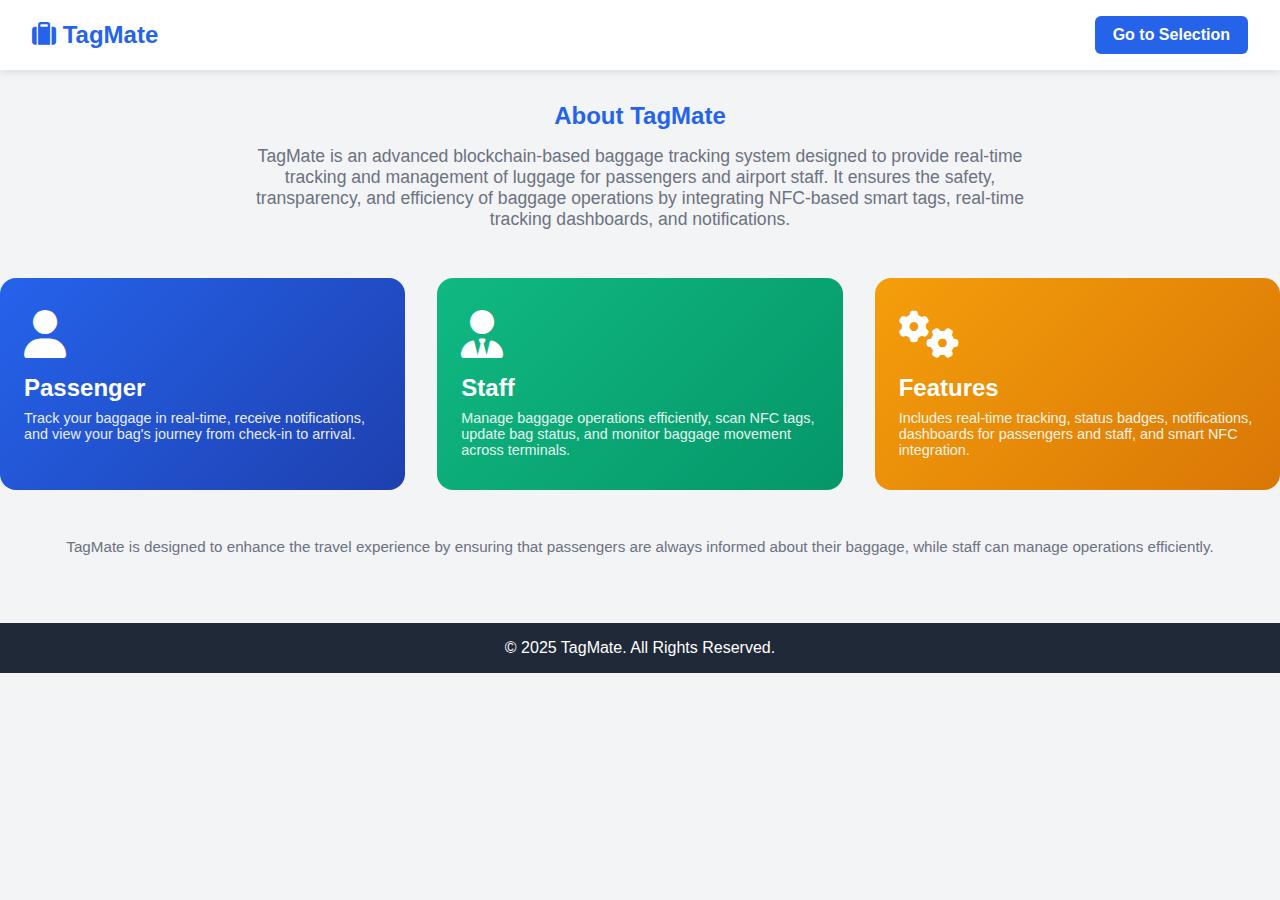
<file: index.html>
<!DOCTYPE html>
<html lang="en">

<head>
    <meta charset="UTF-8">
    <meta name="viewport" content="width=device-width, initial-scale=1.0">
    <title>TagMate - About</title>
    <style>
        .navbar {
            display: flex;
            justify-content: space-between;
            align-items: center;
            background: var(--dark);
            padding: 1rem 2rem;
            color: white;
        }

        .navbar h1 {
            font-size: 1.5rem;
            margin: 0;
        }

        .navbar .btn-primary {
            background: var(--primary);
            padding: 10px 18px;
            border-radius: 6px;
            color: white;
            font-weight: bold;
            text-decoration: none;
            transition: 0.3s;
        }

        .navbar .btn-primary:hover {
            background: var(--secondary);
            transform: scale(1.05);
        }

        .footer {
            background: var(--dark);
            color: white;
            text-align: center;
            padding: 1rem;
            margin-top: 3rem;
            font-size: 0.9rem;
        }
    </style>
    <link rel="stylesheet" href="style.css">
    <link rel="stylesheet" href="https://cdnjs.cloudflare.com/ajax/libs/font-awesome/6.4.0/css/all.min.css">
</head>

<body>

    <!-- Navbar -->
    <nav class="navbar">
        <h1><i class="fas fa-suitcase"></i> TagMate</h1>
        <a href="selection.html" class="btn-primary">Go to Selection</a>
    </nav>

    <!-- About Section -->
    <div class="container" style="margin-top:2rem;">
        <h2 style="color: var(--primary); text-align:center; margin-bottom:1rem;">About TagMate</h2>
        <p style="text-align:center; color: var(--text-light); max-width:800px; margin:auto; font-size:1.1rem;">
            TagMate is an advanced blockchain-based baggage tracking system designed to provide real-time
            tracking and management of luggage for passengers and airport staff. It ensures the safety,
            transparency, and efficiency of baggage operations by integrating NFC-based smart tags,
            real-time tracking dashboards, and notifications.
        </p>

        <div class="about-cards"
            style="display:grid; grid-template-columns:repeat(auto-fit, minmax(250px, 1fr)); gap:2rem; margin-top:3rem;">

            <!-- Passenger Card -->
            <div class="user-type-card"
                style="background: linear-gradient(135deg, #2563eb 0%, #1e40af 100%); color:white;">
                <i class="fas fa-user" style="font-size:3rem;"></i>
                <h3>Passenger</h3>
                <p>Track your baggage in real-time, receive notifications, and view your bag's journey from check-in to
                    arrival.</p>
            </div>

            <!-- Staff Card -->
            <div class="user-type-card staff"
                style="background: linear-gradient(135deg, #10b981 0%, #059669 100%); color:white;">
                <i class="fas fa-user-tie" style="font-size:3rem;"></i>
                <h3>Staff</h3>
                <p>Manage baggage operations efficiently, scan NFC tags, update bag status, and monitor baggage movement
                    across terminals.</p>
            </div>

            <!-- Features Card -->
            <div class="user-type-card"
                style="background: linear-gradient(135deg, #f59e0b 0%, #d97706 100%); color:white;">
                <i class="fas fa-cogs" style="font-size:3rem;"></i>
                <h3>Features</h3>
                <p>Includes real-time tracking, status badges, notifications, dashboards for passengers and staff, and
                    smart NFC integration.</p>
            </div>
        </div>

        <p style="text-align:center; margin-top:3rem; color: var(--text-light); font-size:0.95rem;">
            TagMate is designed to enhance the travel experience by ensuring that passengers are always informed about
            their baggage, while staff can manage operations efficiently.
        </p>
    </div>
    <br><br>

    <!-- Footer -->
    <footer style="text-align:center; padding:1rem; background:var(--dark); color:white; margin-top:2rem;">
        &copy; 2025 TagMate. All Rights Reserved.
    </footer>

</body>

</html>
</file>
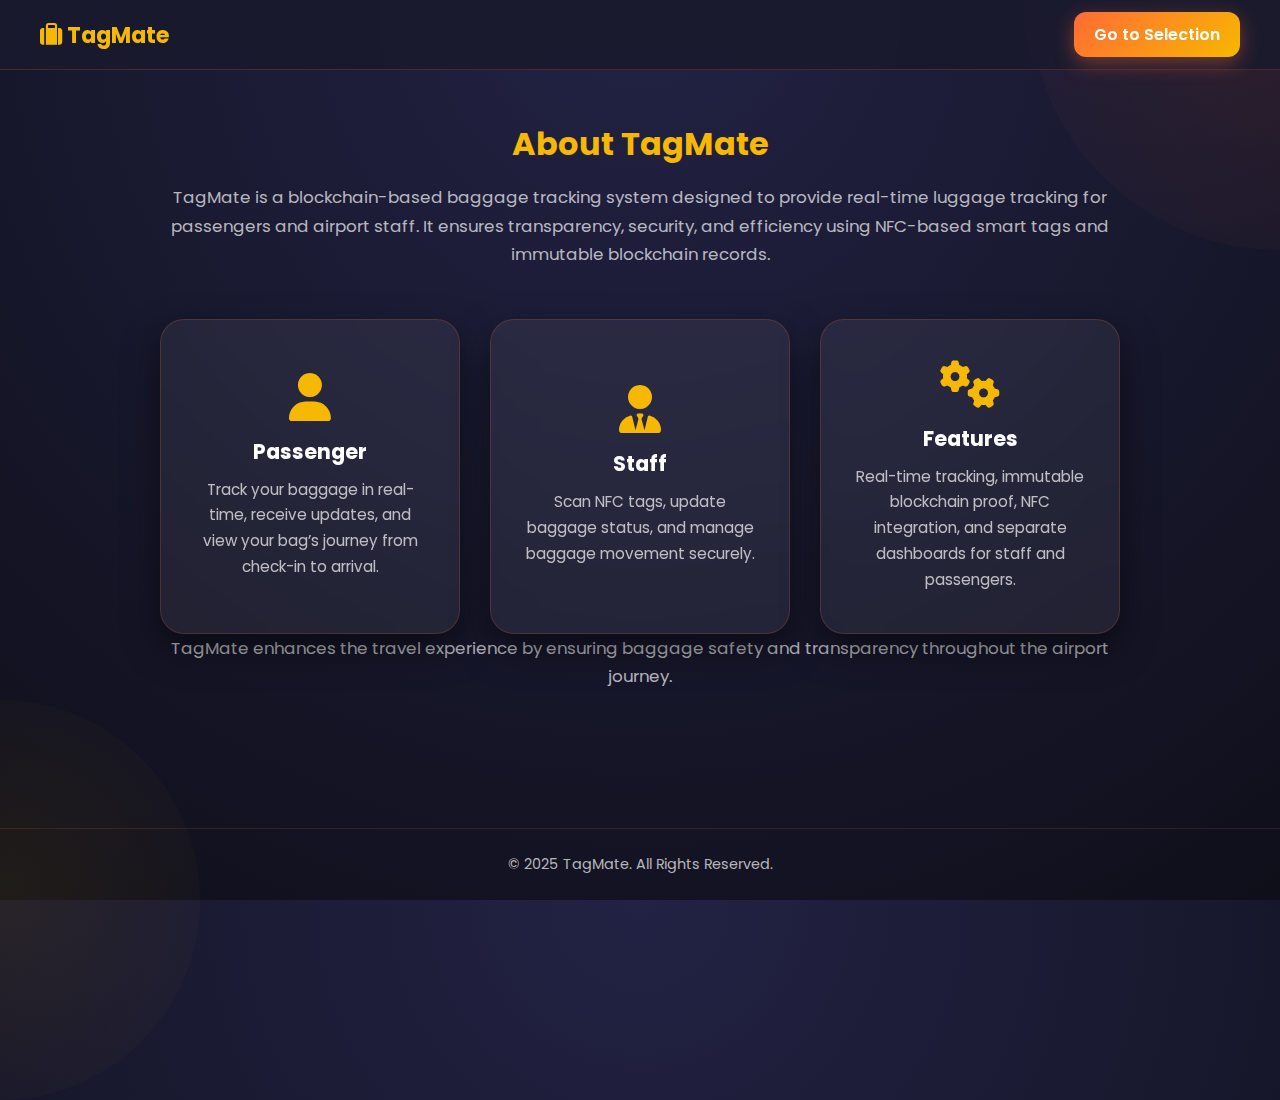
<file: frontend/index.html>
<!DOCTYPE html>
<html lang="en">
<head>
  <meta charset="UTF-8">
  <meta name="viewport" content="width=device-width, initial-scale=1.0">
  <title>TagMate - About</title>

  <!-- Icons -->
  <link rel="stylesheet" href="https://cdnjs.cloudflare.com/ajax/libs/font-awesome/6.4.0/css/all.min.css">

  <style>
 @import url('https://fonts.googleapis.com/css2?family=Poppins:wght@300;400;500;600;700&display=swap');

/* =====================
   ROOT
===================== */
:root {
  --primary: #ff6b35;
  --secondary: #f7b801;
  --success: #06d6a0;
  --dark: #1a1a2e;
  --light: #ffffff;
  --text-light: rgba(255,255,255,0.7);
}

/* =====================
   RESET
===================== */
* {
  margin: 0;
  padding: 0;
  box-sizing: border-box;
  font-family: "Poppins", sans-serif;
  transition: all 0.3s ease;
}

/* =====================
   BODY
===================== */
body {
  min-height: 100vh;
  background: radial-gradient(circle at top, #222244, #0f0f1a);
  color: var(--light);
  display: flex;
  flex-direction: column;
  overflow-x: hidden;
  position: relative;
}

/* Glow */
body::before {
  content: "";
  position: absolute;
  width: 500px;
  height: 500px;
  background: radial-gradient(circle, rgba(255,107,53,0.1), transparent);
  border-radius: 50%;
  top: -250px;
  right: -250px;
  animation: float 25s infinite;
}

body::after {
  content: "";
  position: absolute;
  width: 400px;
  height: 400px;
  background: radial-gradient(circle, rgba(247,184,1,0.08), transparent);
  border-radius: 50%;
  bottom: -200px;
  left: -200px;
  animation: float 20s infinite reverse;
}

@keyframes float {
  0%,100% { transform: translate(0,0); }
  50% { transform: translate(40px,40px); }
}

/* =====================
   NAVBAR
===================== */
.navbar {
  position: fixed;
  top: 0;
  left: 0;
  right: 0;
  height: 70px;
  background: rgba(26,26,46,0.9);
  backdrop-filter: blur(12px);
  display: flex;
  align-items: center;
  justify-content: space-between;
  padding: 0 40px;
  border-bottom: 1px solid rgba(255,107,53,0.2);
  z-index: 1000;
}

.navbar h1 {
  font-size: 1.4rem;
  color: var(--secondary);
}

.btn-primary {
  background: linear-gradient(135deg, var(--primary), var(--secondary));
  color: white;
  padding: 10px 20px;
  border-radius: 12px;
  text-decoration: none;
  font-weight: 600;
  box-shadow: 0 6px 20px rgba(255,107,53,0.4);
}

.btn-primary:hover {
  transform: translateY(-2px);
  box-shadow: 0 10px 30px rgba(255,107,53,0.6);
}

/* =====================
   CONTAINER
===================== */
.container {
  max-width: 1000px;
  margin: 120px auto 0;
  padding: 0 20px;
  flex: 1;
  position: relative;
  z-index: 2;
}

.container h2 {
  text-align: center;
  color: var(--secondary);
  font-size: 2rem;
  margin-bottom: 15px;
}

.container p {
  text-align: center;
  color: var(--text-light);
  font-size: 1.05rem;
  line-height: 1.7;
}

/* =====================
   CARDS
===================== */
.about-cards {
  display: grid;
  grid-template-columns: repeat(auto-fit, minmax(260px,1fr));
  gap: 30px;
  margin-top: 50px;
}

.user-type-card {
  background: rgba(255,255,255,0.06);
  backdrop-filter: blur(14px);
  padding: 40px 30px;
  border-radius: 24px;
  min-height: 260px;
  text-align: center;
  cursor: pointer;
  display: flex;
  flex-direction: column;
  justify-content: center;
  border: 1px solid rgba(255,107,53,0.2);
  box-shadow: 0 15px 35px rgba(0,0,0,0.5);
  position: relative;
  overflow: hidden;
}

/* Card Glow */
.user-type-card::before {
  content: "";
  position: absolute;
  width: 100%;
  height: 100%;
  background: linear-gradient(135deg, transparent, rgba(255,107,53,0.15), transparent);
  top: 0;
  left: -100%;
  transition: 0.6s;
}

.user-type-card:hover::before {
  left: 100%;
}

.user-type-card i {
  font-size: 3rem;
  margin-bottom: 15px;
  color: var(--secondary);
}

.user-type-card h3 {
  margin-bottom: 10px;
  font-size: 1.3rem;
}

.user-type-card p {
  font-size: 0.95rem;
  color: var(--text-light);
}

.user-type-card:hover {
  transform: translateY(-10px) scale(1.03);
  box-shadow: 0 25px 50px rgba(0,0,0,0.7);
}

/* =====================
   FOOTER
===================== */
.footer {
  width: 100%;
  padding: 25px 0;
  text-align: center;
  font-size: 0.9rem;
  color: var(--text-light);
  background: transparent;
  border-top: 1px solid rgba(255,107,53,0.15);
  position: relative;
  z-index: 2;
}

/* =====================
   MOBILE
===================== */
@media (max-width: 600px) {

  .navbar {
    padding: 0 20px;
  }

  .container h2 {
    font-size: 1.6rem;
  }

  .user-type-card {
    padding: 30px 20px;
  }
}

  </style>
</head>

<body>

  <!-- NAVBAR -->
  <nav class="navbar">
    <h1><i class="fas fa-suitcase"></i> TagMate</h1>
    <a href="selection.html" class="btn-primary">Go to Selection</a>
  </nav>

  <!-- MAIN CONTENT -->
  <div class="container">
    <h2>About TagMate</h2>

    <p>
      TagMate is a blockchain-based baggage tracking system designed to provide
      real-time luggage tracking for passengers and airport staff. It ensures
      transparency, security, and efficiency using NFC-based smart tags and
      immutable blockchain records.
    </p>

    <div class="about-cards">

      <div class="user-type-card" onclick="location.href='passengerLogin.html'">
        <i class="fas fa-user"></i>
        <h3>Passenger</h3>
        <p>
          Track your baggage in real-time, receive updates, and view your bag’s
          journey from check-in to arrival.
        </p>
      </div>

      <div class="user-type-card" onclick="location.href='staffLogin.html'">
        <i class="fas fa-user-tie"></i>
        <h3>Staff</h3>
        <p>
          Scan NFC tags, update baggage status, and manage baggage movement securely.
        </p>
      </div>

      <div class="user-type-card">
        <i class="fas fa-cogs"></i>
        <h3>Features</h3>
        <p>
          Real-time tracking, immutable blockchain proof, NFC integration, and
          separate dashboards for staff and passengers.
        </p>
      </div>

    </div>

    <p>
      TagMate enhances the travel experience by ensuring baggage safety and
      transparency throughout the airport journey.
    </p>
  </div>

  <!-- FOOTER -->
  <footer class="footer">
    © 2025 TagMate. All Rights Reserved.
  </footer>

</body>
</html>
</file>
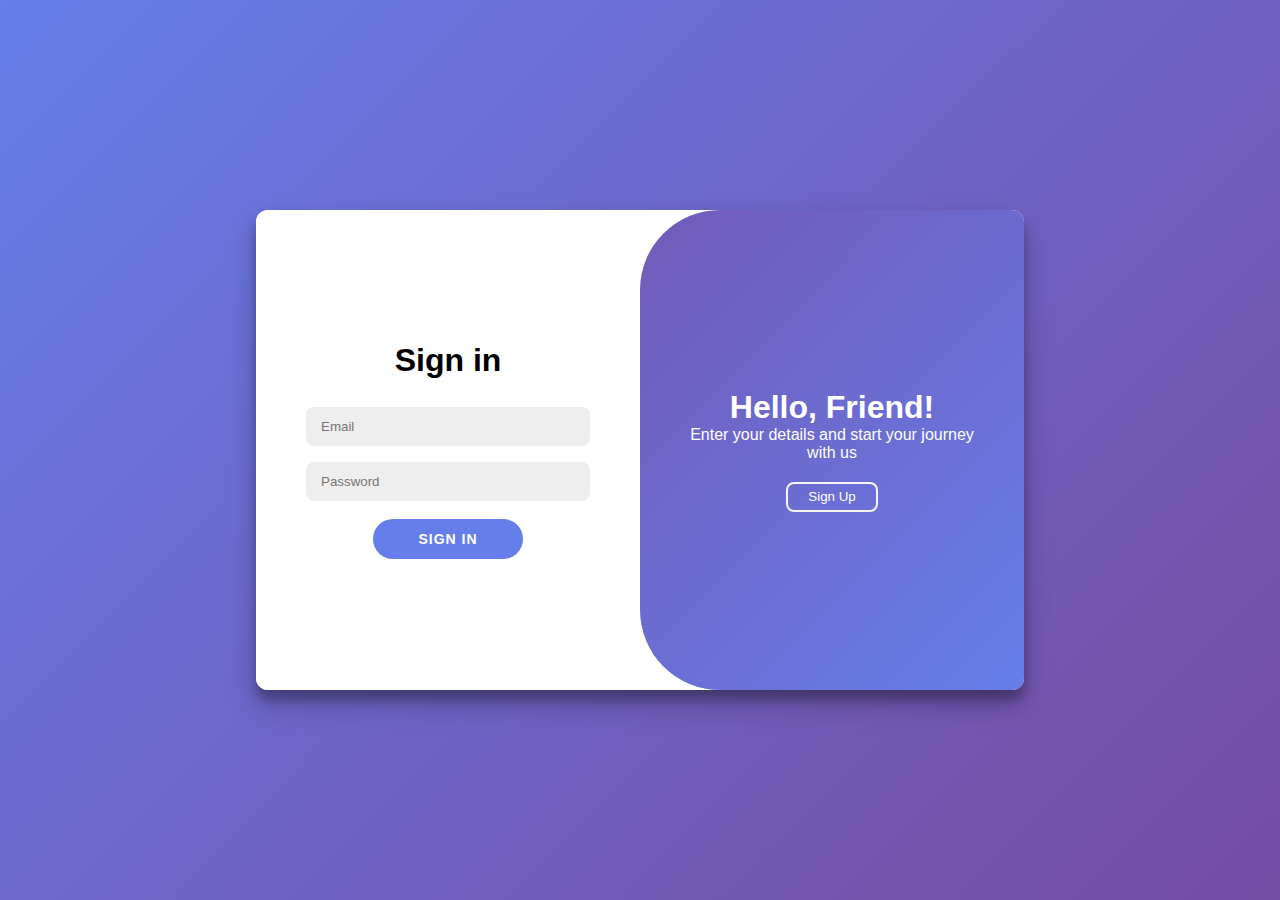
<file: SignupPrototype/index.html>
<!DOCTYPE html>
<html lang="en">
<head>
  <meta charset="UTF-8">
  <meta name="viewport" content="width=device-width, initial-scale=1.0">
  <title>Login / Signup</title>
  <link rel="stylesheet" href="style.css">
</head>
<body>
  <div class="container" id="container">
    <!-- Sign Up Form -->
    <div class="form-container sign-up-container">
      <form>
        <h1>Create Account</h1>
        <input type="text" placeholder="Name" required />
        <input type="email" placeholder="Email" required />
        <input type="password" placeholder="Password" required />
        <button>Sign Up</button>
      </form>
    </div>

    <!-- Sign In Form -->
    <div class="form-container sign-in-container">
      <form>
        <h1>Sign in</h1>
        <input type="email" placeholder="Email" required />
        <input type="password" placeholder="Password" required />
        <button>Sign In</button>
      </form>
    </div>

    <!-- Overlay for Sliding Effect -->
    <div class="overlay-container">
      <div class="overlay">
        <div class="overlay-panel overlay-left">
          <h1>Welcome Back!</h1>
          <p>To keep connected with us please login</p>
          <button class="ghost" id="signIn">Sign In</button>
        </div>
        <div class="overlay-panel overlay-right ">
          <h1>Hello, Friend!</h1>
          <p>Enter your details and start your journey with us</p>
          <button class="ghost" id="signUp">Sign Up</button>
        </div>
      </div>
    </div>
  </div>

  <script src="script.js"></script>
</body>
</html>
</file>
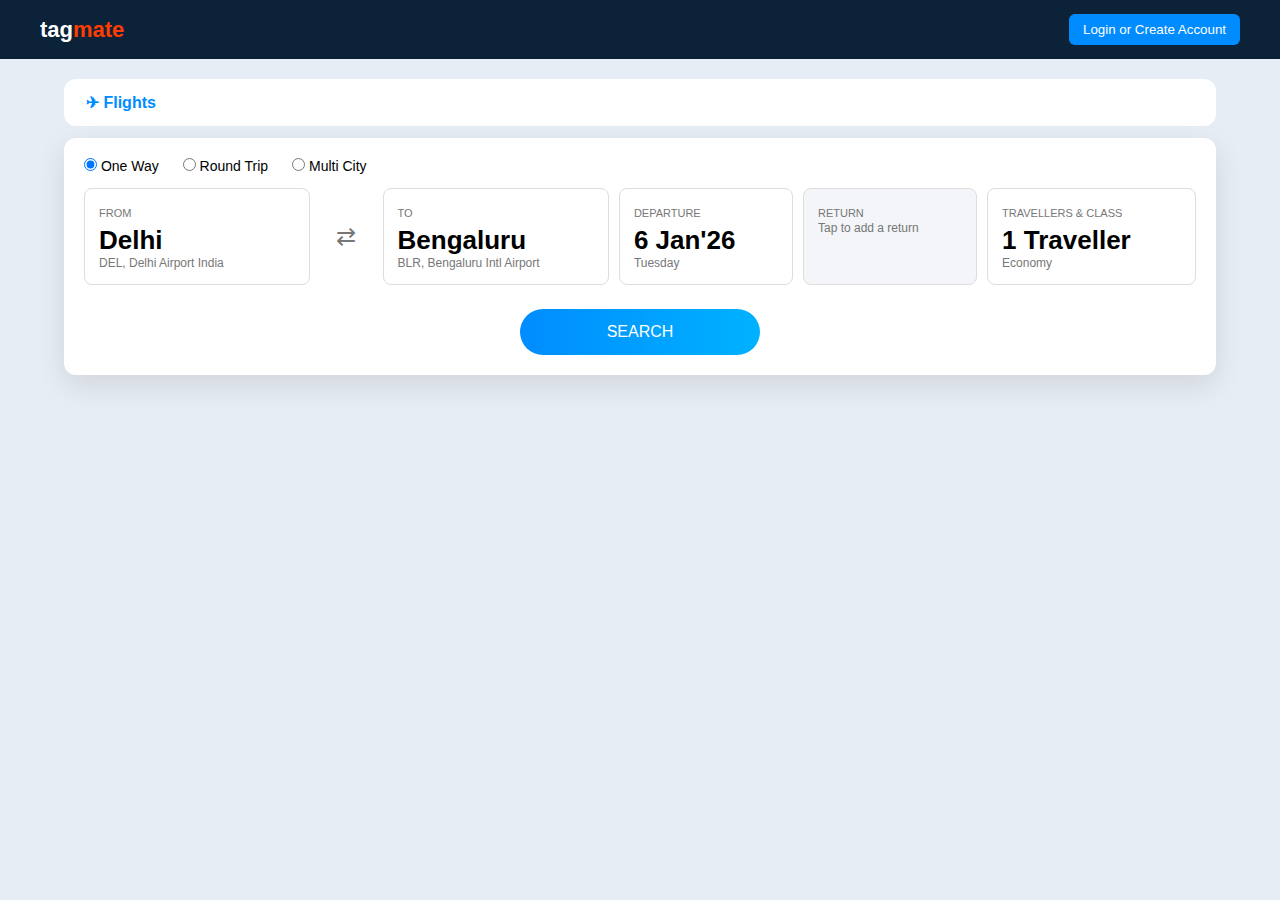
<file: Ticket_Booking/index.html>
<!DOCTYPE html>
<html lang="en">

<head>
    <meta charset="UTF-8">
    <title>TagMate | Flight Booking</title>
    <link rel="stylesheet" href="bookingStyle.css">
</head>

<body>

    <!-- TOP NAV -->
    <header class="top-nav">
        <div class="nav-left">
            <span class="brand">tag<span>mate</span></span>
        </div>
        <div class="nav-right">
            <button class="login-btn">Login or Create Account</button>
        </div>
    </header>

    <!-- MAIN -->
    <section class="main">

        <!-- SERVICES -->
        <div class="services">
            <div class="service active">✈ Flights</div>
        </div>

        <!-- BOOKING CARD -->
        <div class="booking-card">

            <!-- TRIP TYPE -->
            <div class="trip-options">
                <label><input type="radio" checked> One Way</label>
                <label><input type="radio"> Round Trip</label>
                <label><input type="radio"> Multi City</label>
            </div>

            <!-- GRID -->
            <div class="grid">

                <div class="field" onclick="openAirport('from')">
                    <span>FROM</span>
                    <h1 id="fromCity">Delhi</h1>
                    <p id="fromCode">DEL, Delhi Airport India</p>
                </div>


                <div class="swap">⇄</div>

                <div class="field" onclick="openAirport('to')">
                    <span>TO</span>
                    <h1 id="toCity">Bengaluru</h1>
                    <p id="toCode">BLR, Bengaluru Intl Airport</p>
                </div>


                <div class="field" onclick="toggleCalendar()">
                    <span>DEPARTURE</span>
                    <h1 id="depDate">6 Jan'26</h1>
                    <p id="depDay">Tuesday</p>
                </div>


                <div class="field muted">
                    <span>RETURN</span>
                    <p>Tap to add a return</p>
                </div>

                <!-- TRAVELLERS FIELD -->
                <div class="field" id="travellerField" onclick="toggleTravellerPopup()">
                    <span>TRAVELLERS & CLASS</span>
                    <h1 id="travellerText">1 Traveller</h1>
                    <p id="classText">Economy</p>
                </div>

            </div>

            <button class="search-btn">SEARCH</button>

        </div>
    </section>

    <!-- TRAVELLER POPUP (OUTSIDE GRID) -->
    <div class="traveller-popup" id="travellerPopup">

        <div class="row">
            <h4>ADULTS (12y +)</h4>
            <div class="counter">
                <button onclick="setCount('adult',1)">1</button>
                <button onclick="setCount('adult',2)">2</button>
                <button onclick="setCount('adult',3)">3</button>
                <button onclick="setCount('adult',4)">4</button>
                <button onclick="setCount('adult',5)">5</button>
            </div>
        </div>

        <div class="row">
            <h4>CHILDREN (2y - 12y)</h4>
            <div class="counter">
                <button onclick="setCount('child',0)" class="active">0</button>
                <button onclick="setCount('child',1)">1</button>
                <button onclick="setCount('child',2)">2</button>
                <button onclick="setCount('child',3)">3</button>
            </div>
        </div>

        <div class="row">
            <h4>INFANTS (below 2y)</h4>
            <div class="counter">
                <button onclick="setCount('infant',0)" class="active">0</button>
                <button onclick="setCount('infant',1)">1</button>
                <button onclick="setCount('infant',2)">2</button>
            </div>
        </div>

        <div class="row">
            <h4>CHOOSE TRAVEL CLASS</h4>
            <div class="class-options">
                <button onclick="setClass(this)" class="active">Economy</button>
                <button onclick="setClass(this)">Premium Economy</button>
                <button onclick="setClass(this)">Business</button>
                <button onclick="setClass(this)">First Class</button>
            </div>
        </div>

        <button class="apply-btn" onclick="applyTraveller()">APPLY</button>
    </div>

    <div class="calendar-popup" id="calendarPopup">
        <input type="date" id="dateInput" onchange="setDate(this.value)">
    </div>

    <div class="airport-popup" id="airportPopup">
        <h4>Select Airport</h4>
        <ul>
            <li onclick="selectAirport('DEL','Delhi','Delhi Airport India')">Delhi (DEL)</li>
            <li onclick="selectAirport('BOM','Mumbai','Chhatrapati Shivaji Intl')">Mumbai (BOM)</li>
            <li onclick="selectAirport('HYD','Hyderabad','Rajiv Gandhi Intl')">Hyderabad (HYD)</li>
            <li onclick="selectAirport('BLR','Bengaluru','Kempegowda Intl')">Bengaluru (BLR)</li>
            <li onclick="selectAirport('CCU','Kolkata','Netaji Subhash Chandra Bose')">Kolkata (CCU)</li>
        </ul>
    </div>



    <script src="bookingScript.js"></script>
</body>

</html>
</file>
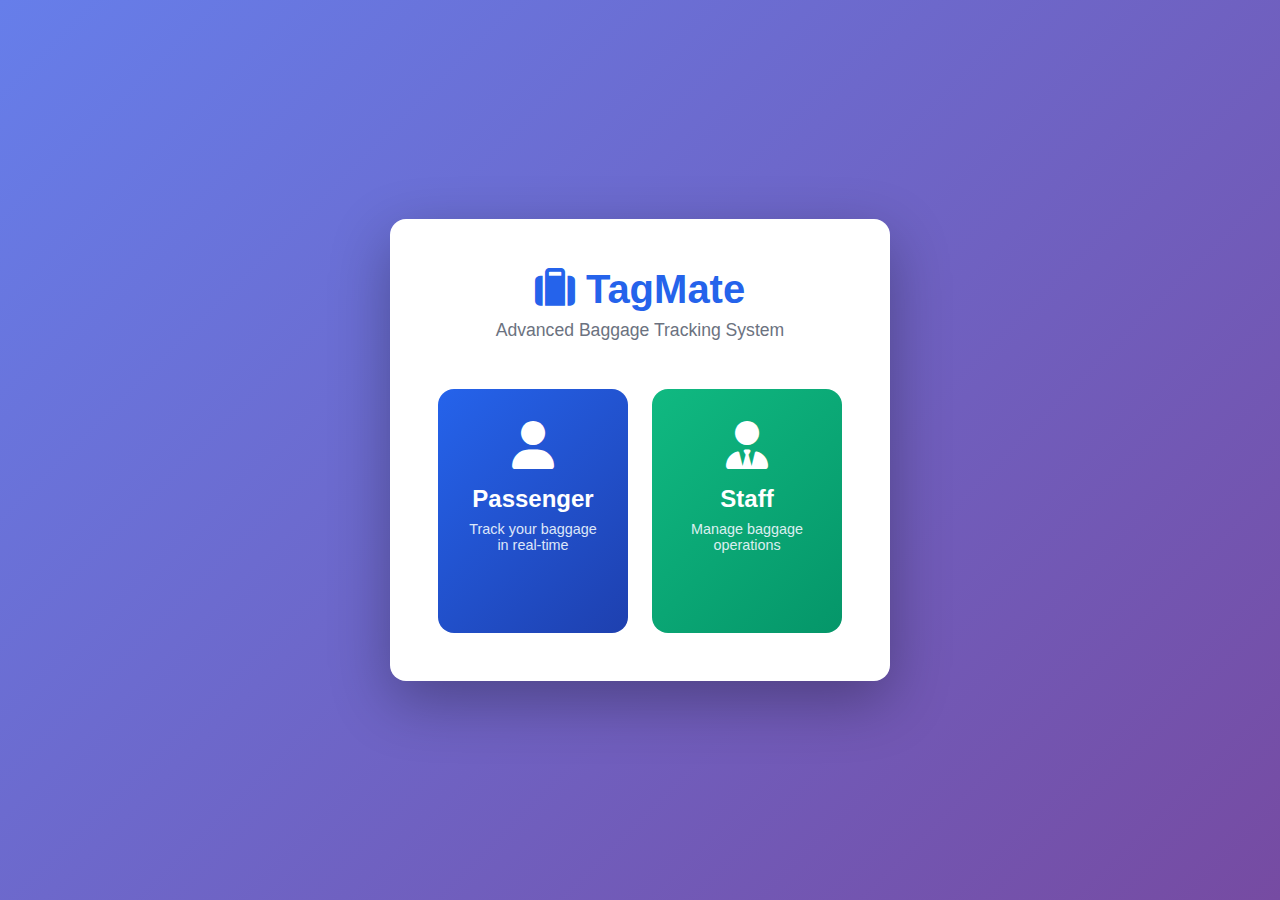
<file: passengerDashboard.html>
<!DOCTYPE html>
<html lang="en">

<head>
    <meta charset="UTF-8">
    <meta name="viewport" content="width=device-width, initial-scale=1.0">
    <title>Passenger Dashboard - TagMate</title>
    <link rel="stylesheet" href="style.css">
</head>

<body>
    <div class="app active">
        <div class="navbar">
            <h1>TagMate</h1>
            <div class="user-info">
                <span id="passengerName"></span>
                <button class="btn-logout" id="logoutPassenger">Logout</button>
            </div>
        </div>
        <div class="container">
            <div class="bag-grid" id="passengerBags"></div>
        </div>
    </div>

    <script>
        const bags = [
            { id: "BG101", status: "Checked-in", location: "Airport A" },
            { id: "BG102", status: "Loaded", location: "Flight 101" },
            { id: "BG103", status: "In-Transit", location: "Transit Hub" }
        ];

        const user = JSON.parse(localStorage.getItem('currentUser'));
        if (!user || user.type !== 'passenger') { window.location.href = 'selection.html'; }
        document.getElementById('passengerName').textContent = user.name;

        function renderPassengerBags() {
            const container = document.getElementById('passengerBags');
            container.innerHTML = '';
            bags.forEach(b => {
                const div = document.createElement('div');
                div.className = 'bag-card';
                div.innerHTML = `<div class="bag-card-header">
            <span class="bag-id">${b.id}</span>
            <span class="status-badge status-${b.status.toLowerCase().replace(/\s/g, '-')}">${b.status}</span>
        </div><div class="bag-info"><p><strong>Location:</strong> ${b.location}</p></div>`;
                container.appendChild(div);
            });
        }
        renderPassengerBags();

        document.getElementById('logoutPassenger').addEventListener('click', () => {
            localStorage.removeItem('currentUser');
            window.location.href = 'selection.html';
        });
    </script>
</body>

</html>
</file>
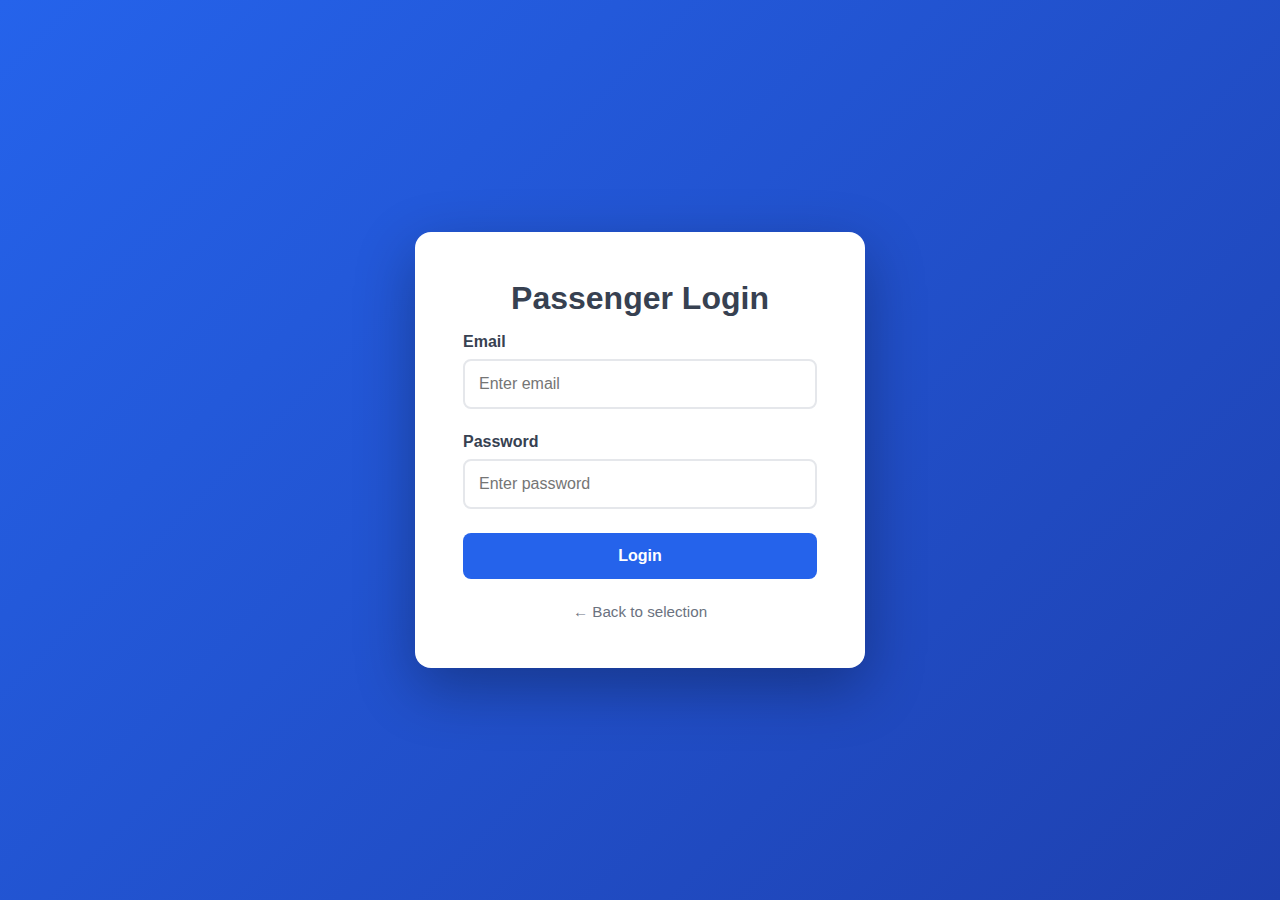
<file: passengerLogin.html>
<!DOCTYPE html>
<html lang="en">

<head>
    <meta charset="UTF-8">
    <meta name="viewport" content="width=device-width, initial-scale=1.0">
    <title>Passenger Login - TagMate</title>
    <link rel="stylesheet" href="style.css">
</head>

<body>
    <div class="passenger-login-container">
        <div class="passenger-login-box">
            <h1>Passenger Login</h1>
            <div class="form-group">
                <label for="passengerEmail">Email</label>
                <input type="email" id="passengerEmail" placeholder="Enter email">
            </div>
            <div class="form-group">
                <label for="passengerPassword">Password</label>
                <input type="password" id="passengerPassword" placeholder="Enter password">
            </div>
            <button class="btn" id="loginPassengerBtn">Login</button>
            <a href="selection.html" class="back-link">← Back to selection</a>
        </div>
    </div>

    <script>
        document.getElementById('loginPassengerBtn').addEventListener('click', () => {
            const email = document.getElementById('passengerEmail').value;
            if (!email) { alert('Enter email'); return; }
            localStorage.setItem('currentUser', JSON.stringify({ type: 'passenger', name: email.split('@')[0] }));
            window.location.href = 'passengerDashboard.html';
        });
    </script>
</body>

</html>
</file>
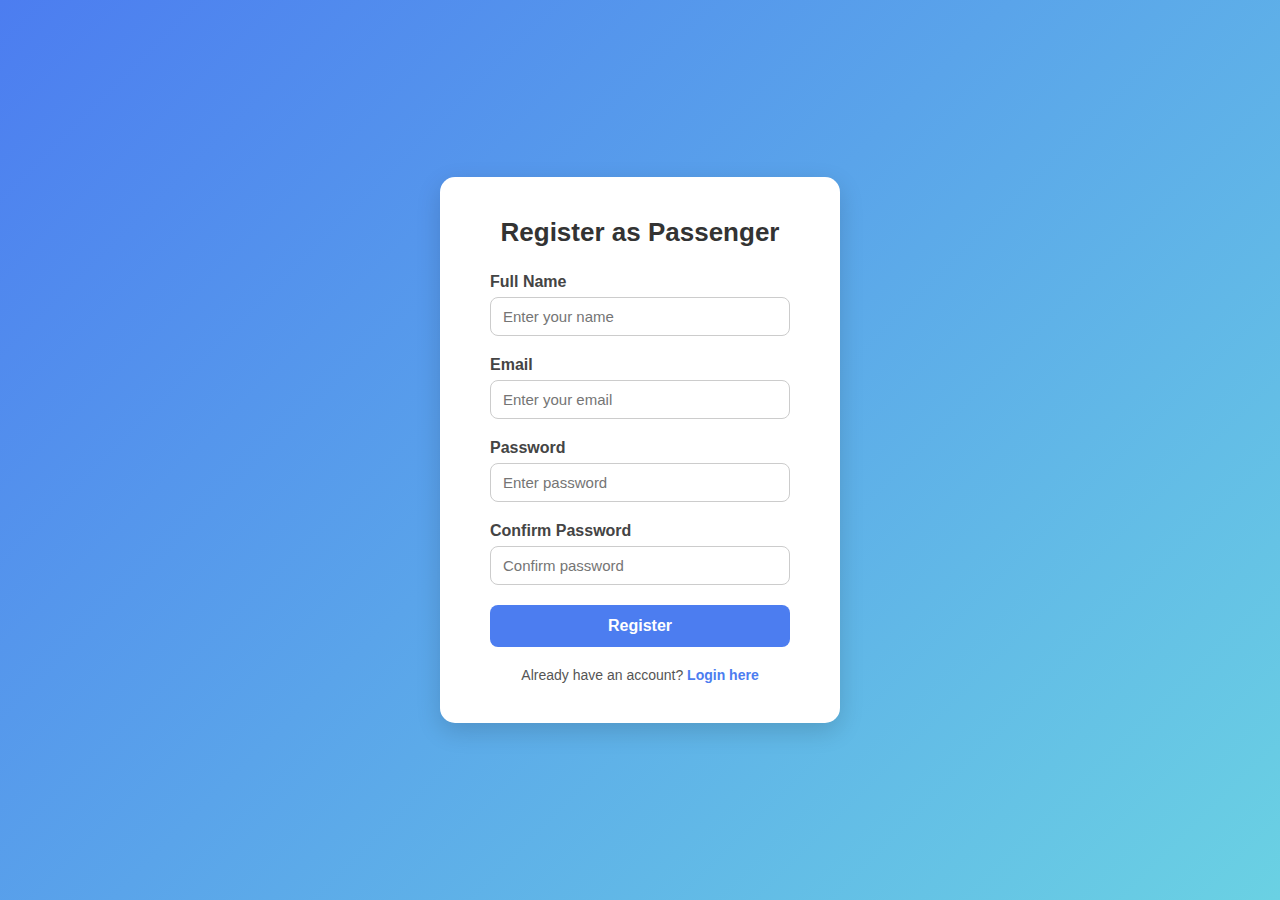
<file: register.html>
<!DOCTYPE html>
<html lang="en">

<head>
    <meta charset="UTF-8">
    <meta name="viewport" content="width=device-width, initial-scale=1.0">
    <title>Passenger Registration - TagMate</title>
    <!-- <link rel="stylesheet" href="style.css"> -->
    <style>
        /* ====== Global Styles ====== */
        * {
            margin: 0;
            padding: 0;
            box-sizing: border-box;
            font-family: "Poppins", sans-serif;
        }

        body {
            background: linear-gradient(135deg, #4c7df0, #6ad1e3);
            display: flex;
            justify-content: center;
            align-items: center;
            height: 100vh;
        }

        /* ====== Container Styles ====== */
        .passenger-login-container,
        .register-container {
            display: flex;
            justify-content: center;
            align-items: center;
            width: 100%;
        }

        /* ====== Box Styles ====== */
        .passenger-login-box,
        .register-box {
            background: #ffffff;
            padding: 40px 50px;
            border-radius: 15px;
            box-shadow: 0 8px 25px rgba(0, 0, 0, 0.15);
            width: 100%;
            max-width: 400px;
            text-align: center;
            animation: fadeIn 0.8s ease-in-out;
        }

        /* ====== Heading ====== */
        h1 {
            font-size: 26px;
            color: #333;
            margin-bottom: 25px;
        }

        /* ====== Form Styles ====== */
        .form-group {
            text-align: left;
            margin-bottom: 20px;
        }

        label {
            font-weight: 600;
            color: #444;
            display: block;
            margin-bottom: 6px;
        }

        input {
            width: 100%;
            padding: 10px 12px;
            border: 1.5px solid #ccc;
            border-radius: 8px;
            font-size: 15px;
            transition: border 0.3s ease;
        }

        input:focus {
            border-color: #4c7df0;
            outline: none;
        }

        /* ====== Button ====== */
        .btn {
            width: 100%;
            background: #4c7df0;
            color: white;
            border: none;
            padding: 12px;
            border-radius: 8px;
            font-size: 16px;
            cursor: pointer;
            transition: all 0.3s ease;
            font-weight: 600;
        }

        .btn:hover {
            background: #3a66cc;
            transform: scale(1.03);
        }

        /* ====== Links and Text ====== */
        p {
            margin-top: 20px;
            color: #555;
            font-size: 14px;
        }

        a {
            color: #4c7df0;
            text-decoration: none;
            font-weight: 600;
        }

        a:hover {
            text-decoration: underline;
        }

        /* ====== Back Link (for Login Page) ====== */
        .back-link {
            display: inline-block;
            margin-top: 15px;
            font-size: 14px;
            color: #4c7df0;
            transition: all 0.3s ease;
        }

        .back-link:hover {
            color: #3a66cc;
            transform: translateX(-3px);
        }

        /* ====== Animation ====== */
        @keyframes fadeIn {
            from {
                opacity: 0;
                transform: translateY(-15px);
            }

            to {
                opacity: 1;
                transform: translateY(0);
            }
        }

        /* ====== Responsive ====== */
        @media (max-width: 480px) {

            .passenger-login-box,
            .register-box {
                padding: 30px 25px;
            }

            h1 {
                font-size: 22px;
            }
        }
    </style>
</head>

<body>
    <div class="register-container">
        <div class="register-box">
            <h1>Register as Passenger</h1>
            <form action="register.php" method="POST">
                <div class="form-group">
                    <label for="name">Full Name</label>
                    <input type="text" id="name" name="name" placeholder="Enter your name" required>
                </div>
                <div class="form-group">
                    <label for="email">Email</label>
                    <input type="email" id="email" name="email" placeholder="Enter your email" required>
                </div>
                <div class="form-group">
                    <label for="password">Password</label>
                    <input type="password" id="password" name="password" placeholder="Enter password" required>
                </div>
                <div class="form-group">
                    <label for="confirm">Confirm Password</label>
                    <input type="password" id="confirm" name="confirm" placeholder="Confirm password" required>
                </div>
                <button type="submit" class="btn">Register</button>
            </form>
            <p>Already have an account? <a href="passengerLogin.html">Login here</a></p>
        </div>
    </div>
</body>

</html>
</file>
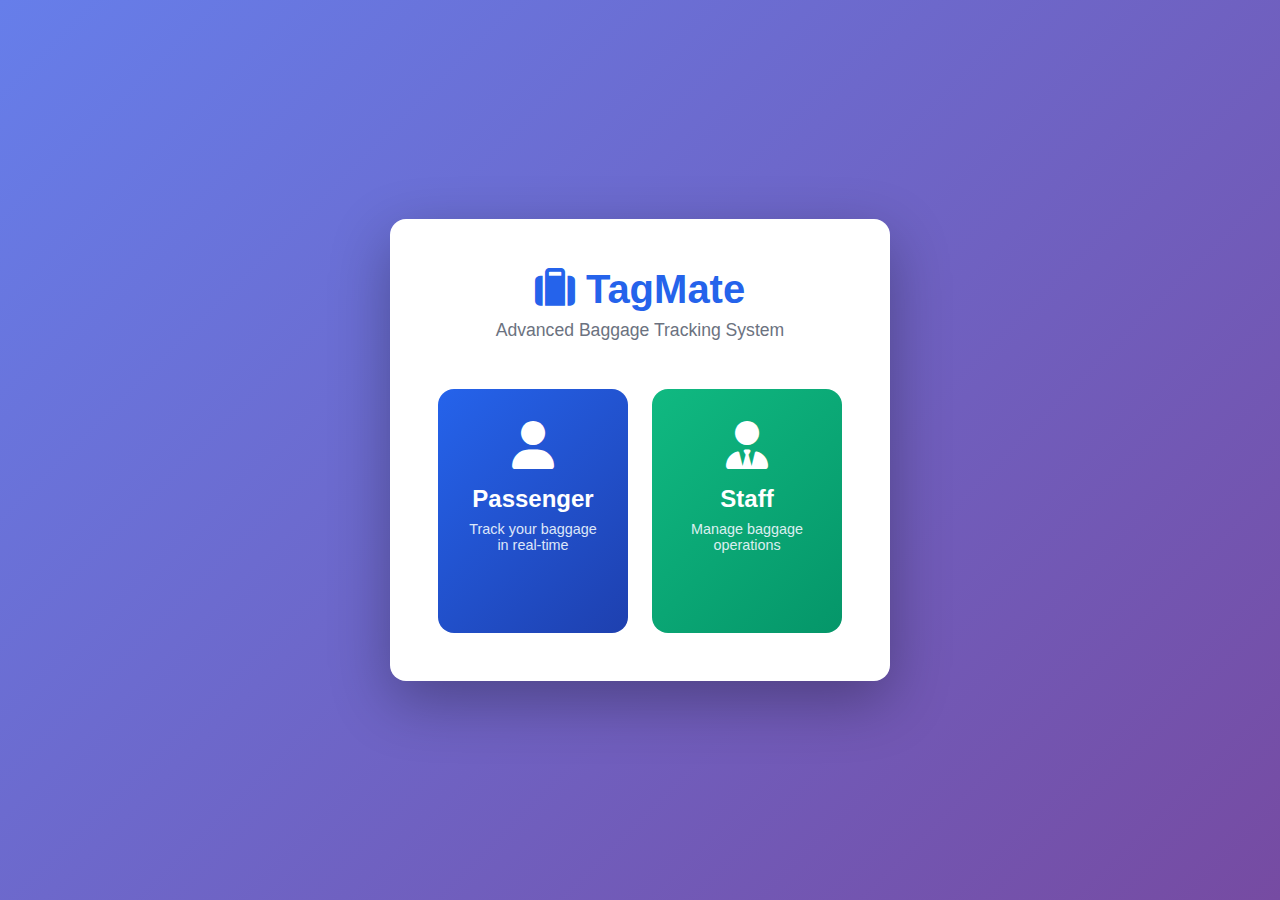
<file: selection.html>
<!DOCTYPE html>
<html lang="en">

<head>
    <meta charset="UTF-8">
    <meta name="viewport" content="width=device-width, initial-scale=1.0">
    <title>TagMate - Selection</title>
    <link rel="stylesheet" href="style.css">
    <link rel="stylesheet" href="https://cdnjs.cloudflare.com/ajax/libs/font-awesome/6.4.0/css/all.min.css">
</head>

<body>
    <div class="selection-container">
        <div class="selection-box">
            <h1><i class="fas fa-suitcase"></i> TagMate</h1>
            <p>Advanced Baggage Tracking System</p>
            <div class="user-type-cards">
                <div class="user-type-card passenger" id="passengerCard">
                    <i class="fas fa-user"></i>
                    <h3>Passenger</h3>
                    <p style="color: aliceblue;">Track your baggage in real-time</p>
                </div>
                <div class="user-type-card staff" id="staffCard">
                    <i class="fas fa-user-tie"></i>
                    <h3>Staff</h3>
                    <p style="color: aliceblue;">Manage baggage operations</p>
                </div>
            </div>
        </div>
    </div>

    <script>
        document.getElementById('passengerCard').addEventListener('click', () => {
            window.location.href = 'passengerLogin.html';
        });
        document.getElementById('staffCard').addEventListener('click', () => {
            window.location.href = 'staffLogin.html';
        });
    </script>
</body>

</html>
</file>
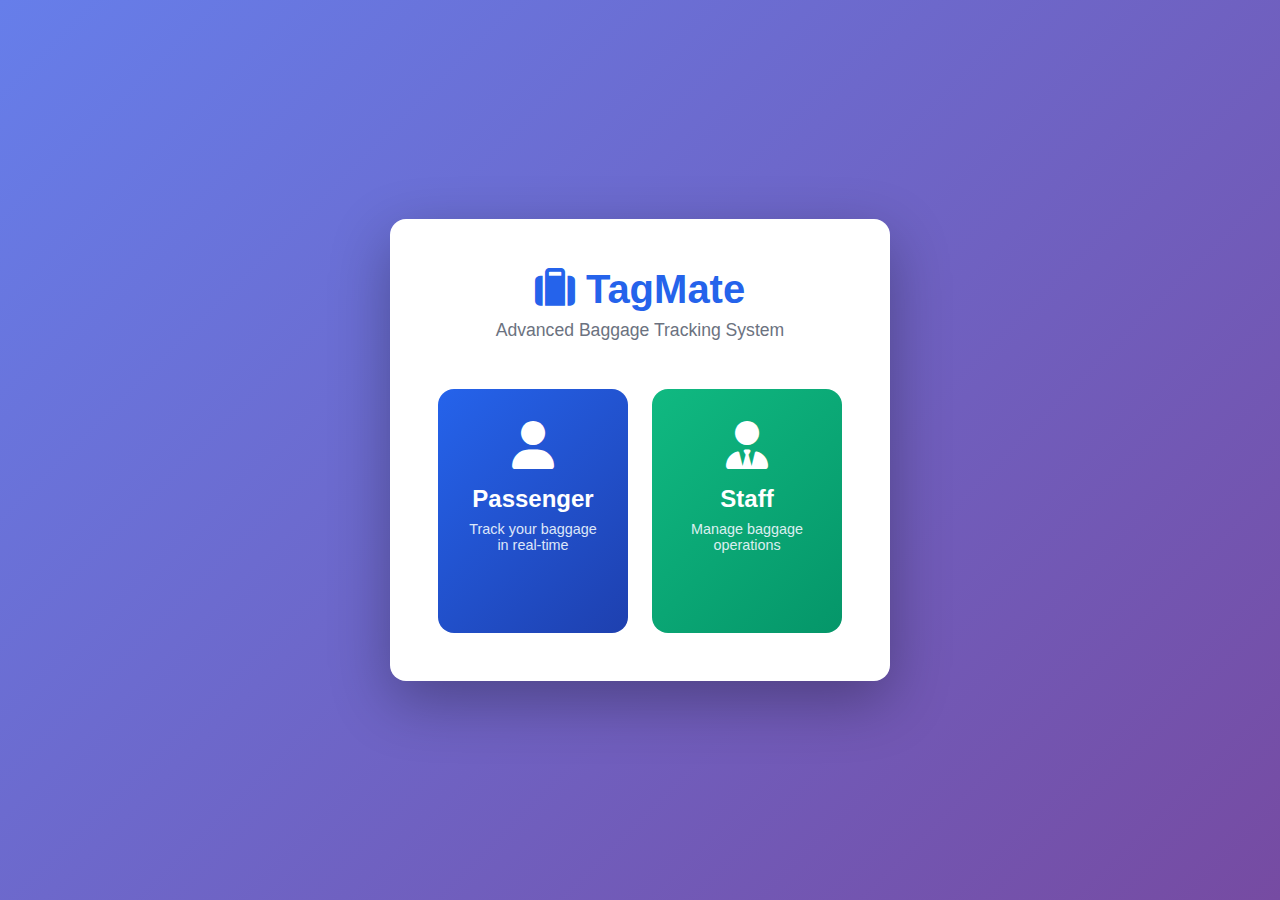
<file: staffDashboard.html>
<!DOCTYPE html>
<html lang="en">

<head>
    <meta charset="UTF-8">
    <meta name="viewport" content="width=device-width, initial-scale=1.0">
    <title>Staff Dashboard - TagMate</title>
    <link rel="stylesheet" href="style.css">
</head>

<body>
    <div class="app active">
        <div class="navbar staff">
            <h1>Staff Portal</h1>
            <div class="user-info">
                <span id="staffName"></span>
                <button class="btn-logout" id="logoutStaff">Logout</button>
            </div>
        </div>
        <div class="container">
            <div class="bag-table" id="staffBagTable"></div>
        </div>
    </div>

    <script>
        let bags = [
            { id: "BG101", status: "Checked-in", location: "Airport A" },
            { id: "BG102", status: "Loaded", location: "Flight 101" },
            { id: "BG103", status: "In-Transit", location: "Transit Hub" }
        ];

        const user = JSON.parse(localStorage.getItem('currentUser'));
        if (!user || user.type !== 'staff') { window.location.href = 'selection.html'; }
        document.getElementById('staffName').textContent = 'Staff ID: ' + user.name;

        function renderStaffTable() {
            const container = document.getElementById('staffBagTable');
            container.innerHTML = `<table>
        <thead><tr><th>ID</th><th>Status</th><th>Location</th><th>Actions</th></tr></thead>
        <tbody>${bags.map(b => `<tr>
            <td>${b.id}</td>
            <td>${b.status}</td>
            <td>${b.location}</td>
            <td>
                <button class="btn-preview" data-id="${b.id}">Preview</button>
                <button class="btn-delete" data-id="${b.id}">Delete</button>
            </td>
        </tr>`).join('')}</tbody>
    </table>`;

            container.querySelectorAll('.btn-delete').forEach(btn => {
                btn.addEventListener('click', e => {
                    const id = e.target.dataset.id;
                    bags = bags.filter(b => b.id !== id);
                    renderStaffTable();
                });
            });
            container.querySelectorAll('.btn-preview').forEach(btn => {
                btn.addEventListener('click', e => {
                    alert('Previewing baggage ' + e.target.dataset.id);
                });
            });
        }
        renderStaffTable();

        document.getElementById('logoutStaff').addEventListener('click', () => {
            localStorage.removeItem('currentUser');
            window.location.href = 'selection.html';
        });
    </script>
</body>

</html>
</file>
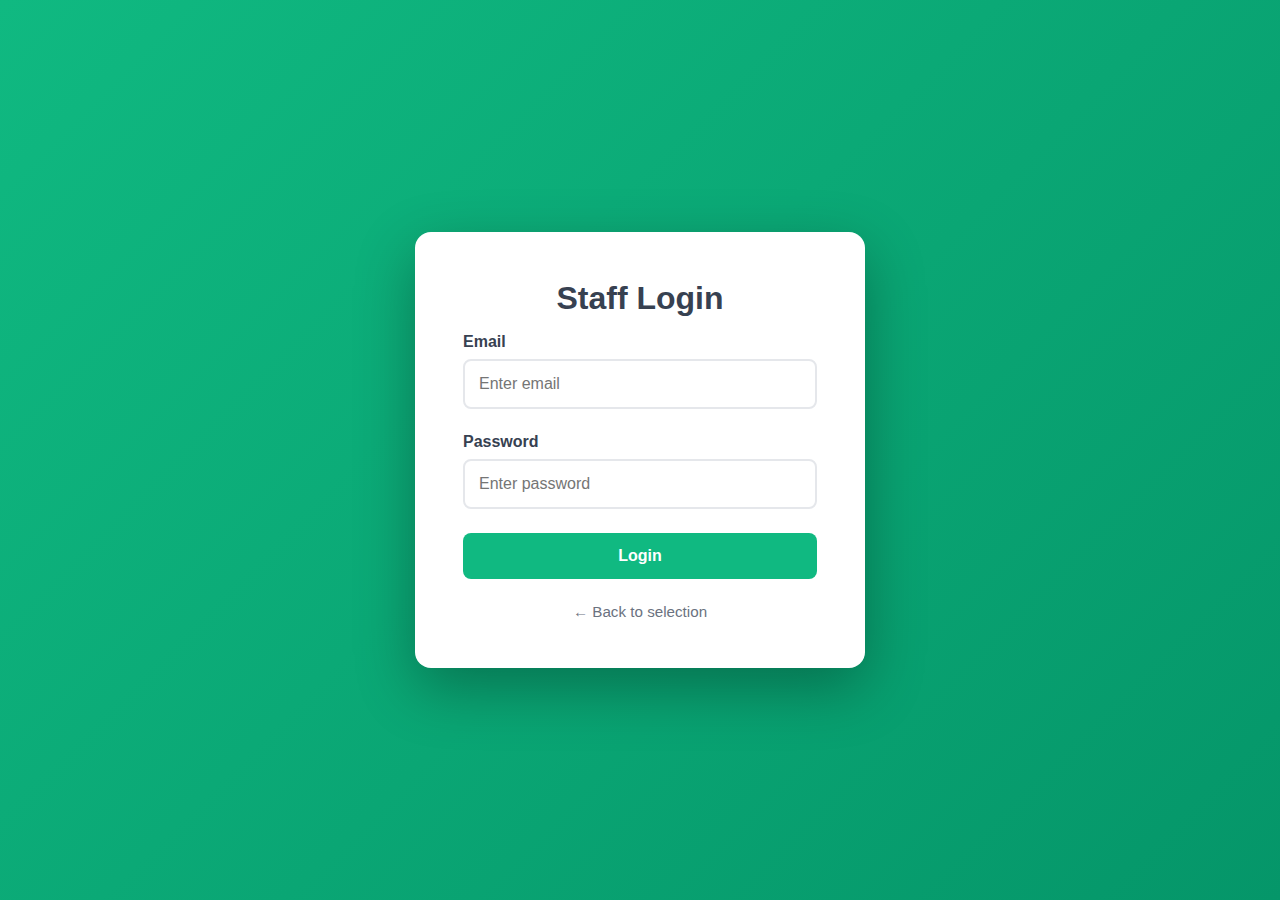
<file: staffLogin.html>
<!DOCTYPE html>
<html lang="en">

<head>
    <meta charset="UTF-8">
    <meta name="viewport" content="width=device-width, initial-scale=1.0">
    <title>Staff Login - TagMate</title>
    <link rel="stylesheet" href="style.css">
</head>

<body>
    <div class="staff-login-container">
        <div class="staff-login-box">
            <h1>Staff Login</h1>
            <form action="staff_login.php" method="POST">
                <div class="form-group">
                    <label for="staffEmail">Email</label>
                    <input type="email" name="staffEmail" id="staffEmail" placeholder="Enter email" required>
                </div>
                <div class="form-group">
                    <label for="staffPassword">Password</label>
                    <input type="password" name="staffPassword" id="staffPassword" placeholder="Enter password"
                        required>
                </div>
                <button type="submit" class="btn btn-staff">Login</button>
            </form>
            <a href="selection.html" class="back-link">← Back to selection</a>
        </div>
    </div>
</body>

</html>
</file>
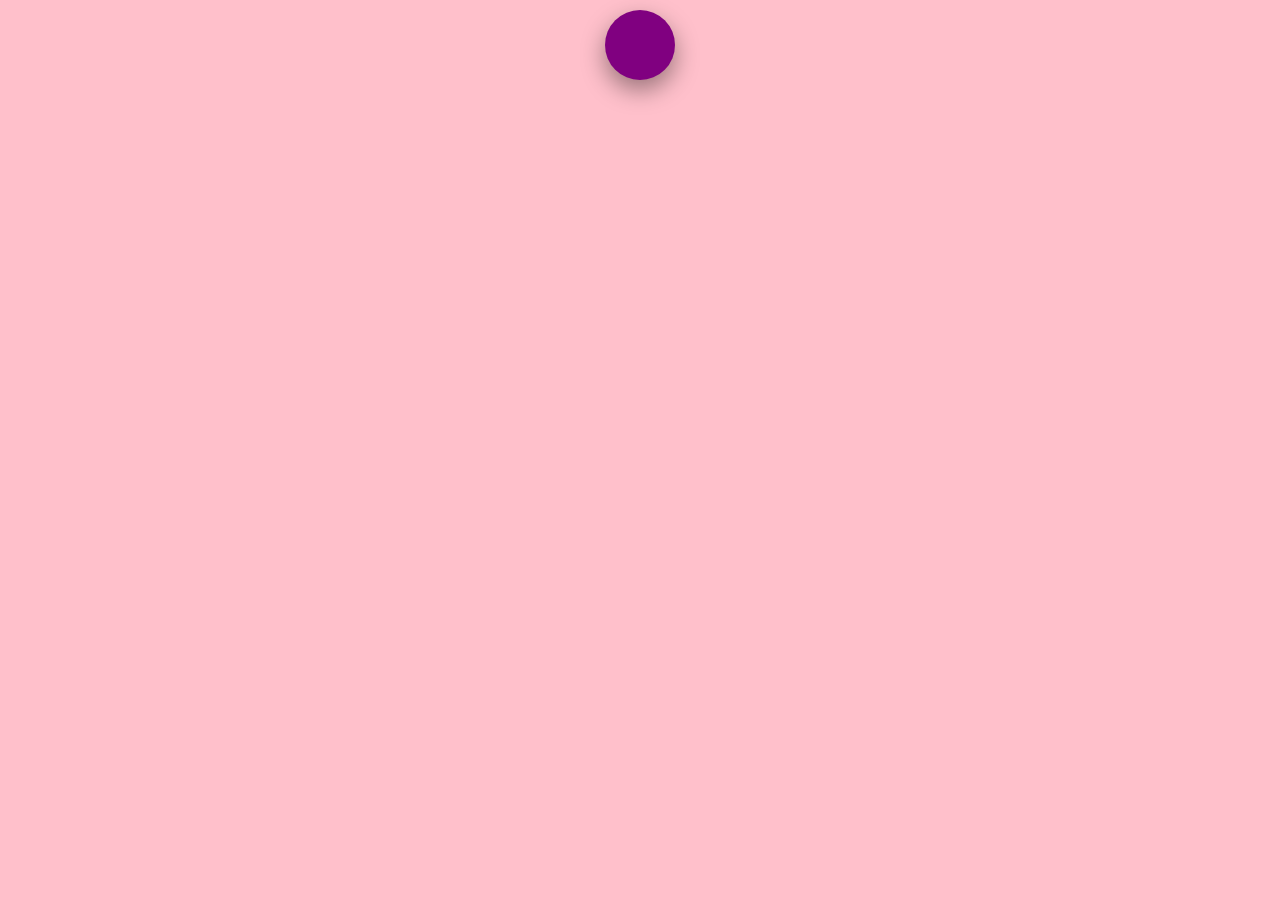
<file: TASK1-1.HTML>
<!DOCTYPE html>
<html lang="en">

<head>
    <meta charset="UTF-8">
    <meta name="viewport" content="width=device-width, initial-scale=1.0">
    <title>Bouncing Ball</title>
    <style>
        body {
            margin: 10px;
            height: 100vh;
            display: flex;
            justify-content: center;
            align-items: flex-start;
            background-color: pink;
            overflow: hidden;
        }

        .ball {
            width: 70px;
            height: 70px;
            border-radius: 50%;
            background-color: purple;
            position: relative;
            animation: bounce 1.2s ease-in-out infinite;
            box-shadow: 0px 10px 25px rgba(0, 0, 0, 0.4);
        }

        @keyframes bounce {

            0%,
            100% {
                top: 0;
                animation-timing-function: ease-in;
            }

            50% {
                top: 700px;
                animation-timing-function: ease-out;
            }
        }
    </style>
</head>

<body>
    <div class="ball"></div>
</body>

</html>
</file>
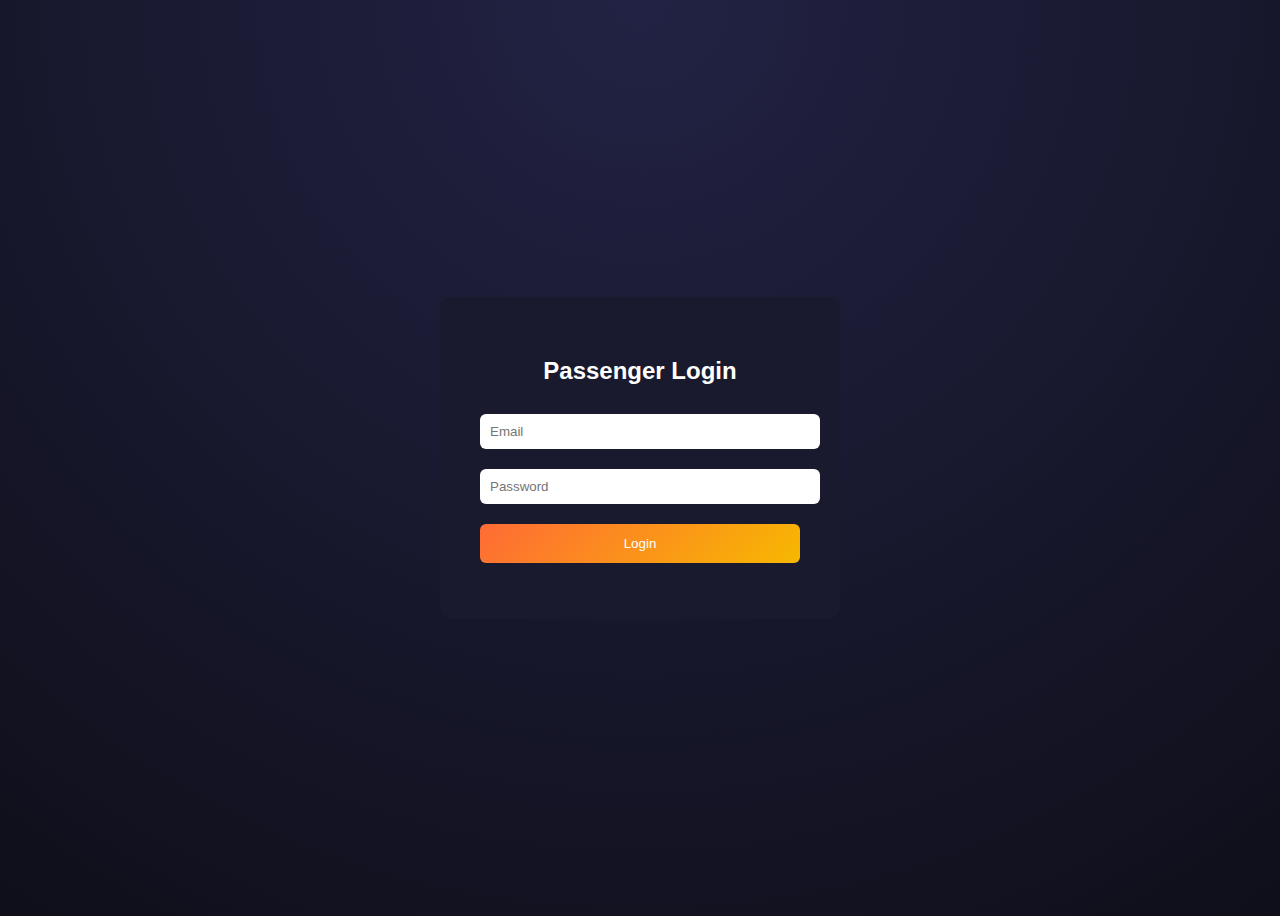
<file: frontend/dashboard.html>
<!DOCTYPE html>
<html>
<head>
<title>Passenger Dashboard – TagMate</title>

<style>
body {
  background:#0f0f1a;
  height:100vh;
  display:flex;
  justify-content:center;
  align-items:center;
  font-family:Arial;
  color:white;
}

.box {
  background:#1a1a2e;
  padding:40px;
  border-radius:12px;
  width:320px;
  text-align:center;
}

button {
  width:100%;
  padding:12px;
  margin:10px 0;
  border:none;
  border-radius:6px;
  cursor:pointer;
  font-size:16px;
}

.book { background:#ff6b35; color:white; }
.track { background:#06d6a0; color:black; }
.logout { background:#ff4d4d; color:white; }

button:hover { opacity:0.9; }
</style>
</head>

<body>

<div class="box">

  <h2 id="welcome"></h2>

  <button class="book" onclick="goBook()">✈️ Book Ticket</button>

  <button class="track" onclick="goTrack()">📦 Track Bag</button>

  <button class="logout" onclick="logout()">🚪 Logout</button>

</div>

<script>

// LOGIN CHECK
const name = localStorage.getItem("passengerName");

if (!name) {
  window.location.href = "passengerLogin.html";
}

// Show name
document.getElementById("welcome").innerText =
  "Welcome, " + name + " 👋";

// Navigation
function goBook() {
  window.location.href = "Flight_Booking.html";
}

function goTrack() {
  window.location.href = "passengerDashboard.html";
}

function logout() {
  localStorage.clear();
  window.location.href = "passengerLogin.html";
}

</script>

</body>
</html>
</file>
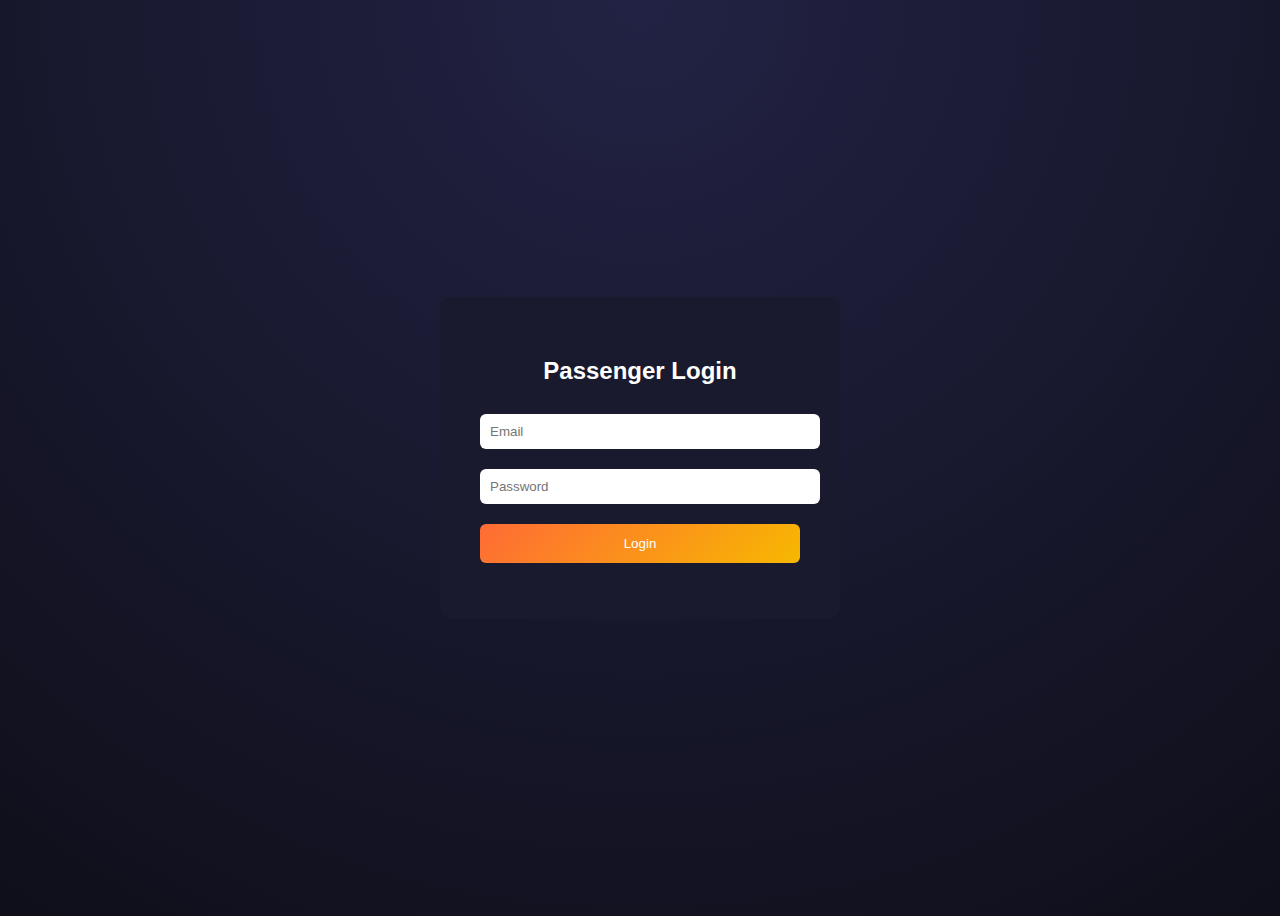
<file: frontend/passengerDashboard.html>
<!DOCTYPE html>
<html lang="en">
<head>
  <meta charset="UTF-8">
  <title>Passenger Dashboard – TagMate</title>
  <link rel="stylesheet" href="style.css">

  <style>
    .scan-btn {
      background: #06d6a0;
      color: #000;
      font-weight: 600;
      margin-bottom: 10px;
    }

    .scan-btn:hover {
      opacity: 0.9;
    }
  </style>
</head>

<body>

<div class="staff-login-container">
  <div class="staff-login-box">

    <h1>Track Your Baggage</h1>

    <!-- Scan Button -->
    <button class="btn scan-btn" onclick="openScanner()">
      📷 Scan Ticket QR
    </button>

    <!-- Ticket ID -->
    <input type="text" id="ticketId" placeholder="Enter Ticket No" required>

    <button class="btn" onclick="getHistory()">View History</button>

    <p id="msg"></p>

    <table id="historyTable" style="width:100%; margin-top:15px; display:none;">
      <thead>
        <tr>
          <th>#</th>
          <th>Status</th>
        </tr>
      </thead>
      <tbody></tbody>
    </table>

  </div>
</div>

<script>

/* =========================
   LOGIN CHECK
========================= */

const name = localStorage.getItem("passengerName");

if (!name) {
  window.location.href = "passengerLogin.html";
}


/* =========================
   AUTO LOAD TICKET
========================= */

const savedTicket = localStorage.getItem("ticketId");

if (savedTicket) {
  document.getElementById("ticketId").value = savedTicket;
}


/* =========================
   OPEN SCANNER
========================= */

function openScanner() {
  window.location.href = "QR_Scanning.html"; // your scanner file
}


/* =========================
   FETCH BAGGAGE HISTORY
========================= */

async function getHistory() {

  const ticketId = document.getElementById("ticketId").value.trim();
  const msg = document.getElementById("msg");
  const table = document.getElementById("historyTable");
  const tbody = table.querySelector("tbody");

  msg.innerText = "";
  tbody.innerHTML = "";
  table.style.display = "none";

  if (!ticketId) {
    msg.innerText = "❌ Please enter Ticket ID";
    msg.style.color = "red";
    return;
  }

  try {

    const res = await fetch(`http://localhost:5000/api/bag/track/${ticketId}`);
    const data = await res.json();

    if (!res.ok || data.length === 0) {
      msg.innerText = "No history found for this Ticket ID";
      msg.style.color = "red";
      return;
    }

    data.forEach((item, index) => {

      const row = document.createElement("tr");

      const time = new Date(Number(item.timestamp) * 1000).toLocaleString();

      row.innerHTML = `
        <td>${index + 1}</td>
        <td>${item.status}</td>
      `;

      tbody.appendChild(row);
    });

    table.style.display = "table";

  } catch (error) {

    msg.innerText = "⚠️ Server error";
    msg.style.color = "red";

  }
}
</script>

</body>
</html>
</file>
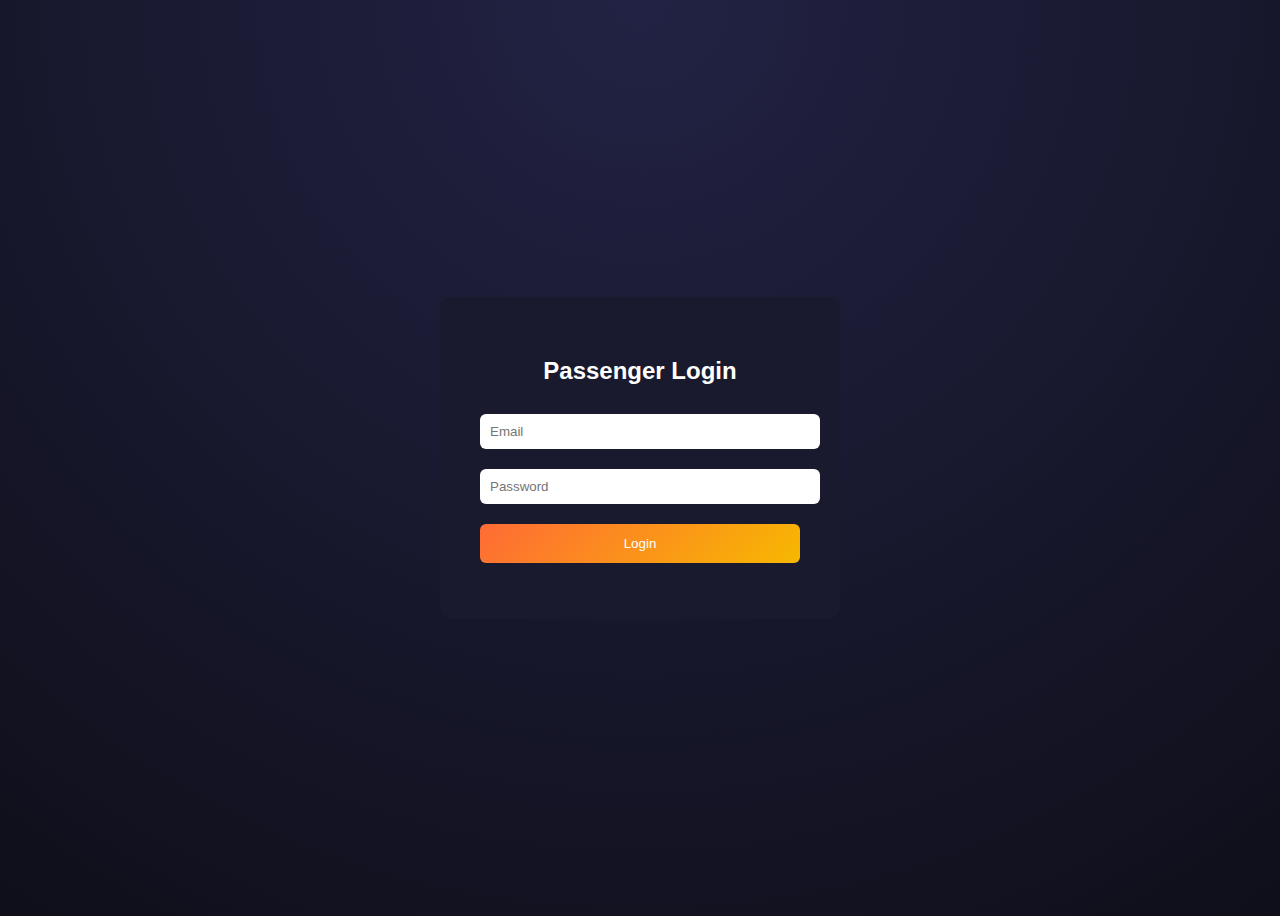
<file: frontend/passengerLogin.html>
<!DOCTYPE html>
<html lang="en">
<head>
<meta charset="UTF-8">
<title>Passenger Login – TagMate</title>

<style>
body {
  background: radial-gradient(circle at top, #222244, #0f0f1a);
  height: 100vh;
  display: flex;
  justify-content: center;
  align-items: center;
  font-family: Arial;
}

.box {
  background: #1a1a2e;
  padding: 40px;
  border-radius: 12px;
  width: 320px;
  text-align: center;
  color: white;
}

input {
  width: 100%;
  padding: 10px;
  margin: 10px 0;
  border-radius: 6px;
  border: none;
}

button {
  width: 100%;
  padding: 12px;
  margin-top: 10px;
  border: none;
  border-radius: 6px;
  background: linear-gradient(135deg,#ff6b35,#f7b801);
  color: white;
  cursor: pointer;
}

button:hover { opacity: 0.9; }

#msg { margin-top: 10px; }
</style>
</head>

<body>

<div class="box">

  <h2>Passenger Login</h2>

  <input type="email" id="email" placeholder="Email">
  <input type="password" id="password" placeholder="Password">

  <button onclick="login()">Login</button>

  <p id="msg"></p>

</div>

<script>

async function login() {

  const email = document.getElementById("email").value.trim();
  const password = document.getElementById("password").value.trim();
  const msg = document.getElementById("msg");

  if (!email || !password) {
    msg.innerText = "❌ Email and password required";
    msg.style.color = "red";
    return;
  }

  try {

    const res = await fetch("http://localhost:5000/api/passenger/login", {
      method: "POST",
      headers: { "Content-Type": "application/json" },
      body: JSON.stringify({ email, password })
    });

    const data = await res.json();

    if (res.ok) {

      msg.style.color = "green";
      msg.innerText = "✅ Login successful!";

      localStorage.setItem("passengerName", data.name);
      localStorage.setItem("passengerId", data.passengerId);

      setTimeout(() => {
        window.location.href = "dashboard.html";
      }, 800);

    } else {
      msg.style.color = "red";
      msg.innerText = data.message || "Login failed";
    }

  } catch (err) {
    msg.style.color = "red";
    msg.innerText = "⚠️ Server error";
  }
}

</script>

</body>
</html>
</file>
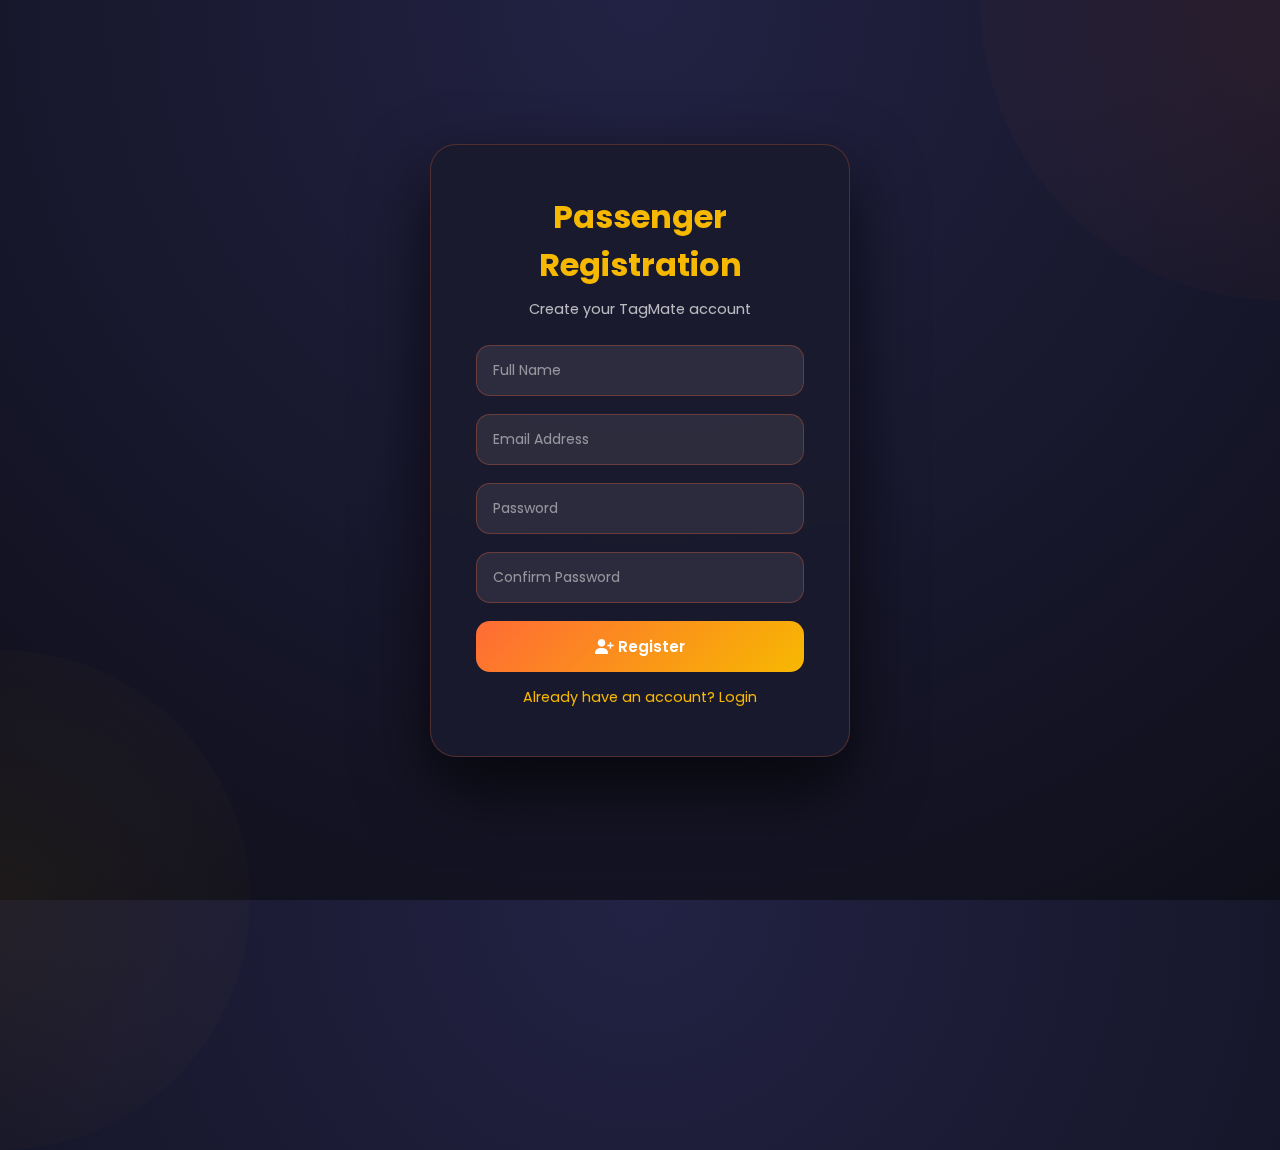
<file: frontend/passengerregister.html>
<!DOCTYPE html>
<html lang="en">

<head>
<meta charset="UTF-8">
<meta name="viewport" content="width=device-width, initial-scale=1.0">

<title>TagMate | Passenger Registration</title>

<!-- Google Font -->
<link href="https://fonts.googleapis.com/css2?family=Poppins:wght@300;400;500;600;700&display=swap" rel="stylesheet">

<!-- Font Awesome -->
<link rel="stylesheet" href="https://cdnjs.cloudflare.com/ajax/libs/font-awesome/6.4.0/css/all.min.css">

<style>

/* =====================
   ROOT COLORS
===================== */
:root {
    --primary: #ff6b35;
    --secondary: #f7b801;
    --success: #06d6a0;
    --warning: #f59e0b;
    --dark: #1a1a2e;
    --light: #ffffff;
    --text-light: rgba(255,255,255,0.7);
}

/* =====================
   RESET
===================== */
* {
    margin: 0;
    padding: 0;
    box-sizing: border-box;
    font-family: "Poppins", Arial, sans-serif;
    transition: all 0.3s ease;
}

/* =====================
   BODY
===================== */
body.register-page {
    min-height: 100vh;
    background: radial-gradient(circle at top, #222244, #0f0f1a);
    color: var(--light);
    overflow-x: hidden;
    position: relative;
}

/* Glow */
body.register-page::before {
    content: '';
    position: absolute;
    width: 600px;
    height: 600px;
    background: radial-gradient(circle, rgba(255,107,53,0.08), transparent);
    border-radius: 50%;
    top: -300px;
    right: -300px;
}

body.register-page::after {
    content: '';
    position: absolute;
    width: 500px;
    height: 500px;
    background: radial-gradient(circle, rgba(247,184,1,0.06), transparent);
    border-radius: 50%;
    bottom: -250px;
    left: -250px;
}

/* =====================
   REGISTER CONTAINER
===================== */
.register-container {
    width: 100%;
    min-height: 100vh;
    display: flex;
    justify-content: center;
    align-items: center;
    padding: 40px 20px;
}

/* =====================
   REGISTER BOX
===================== */
.register-box {
    width: 100%;
    max-width: 420px;
    background: rgba(26,26,46,0.92);
    backdrop-filter: blur(18px);
    padding: 3rem 2.8rem;
    border-radius: 26px;
    border: 1px solid rgba(255,107,53,0.25);
    box-shadow: 0 30px 70px rgba(0,0,0,0.7);
    text-align: center;
}

/* =====================
   TITLE
===================== */
.register-box h1 {
    color: var(--secondary);
    margin-bottom: 10px;
    font-size: 2rem;
}

.subtitle {
    font-size: 0.9rem;
    color: var(--text-light);
    margin-bottom: 25px;
}

/* =====================
   FORM
===================== */
.register-box form {
    display: flex;
    flex-direction: column;
    gap: 18px;
}

.register-box input {
    width: 100%;
    padding: 14px 16px;
    border-radius: 14px;
    border: 1.5px solid rgba(255,107,53,0.3);
    background: rgba(255,255,255,0.08);
    color: white;
    font-size: 14px;
}

.register-box input::placeholder {
    color: rgba(255,255,255,0.5);
}

/* =====================
   BUTTON
===================== */
.register-box button {
    width: 100%;
    padding: 14px;
    border-radius: 14px;
    border: none;
    background: linear-gradient(135deg, var(--primary), var(--secondary));
    color: white;
    font-size: 15px;
    font-weight: 600;
    cursor: pointer;
}

/* =====================
   LINK
===================== */
.back-link {
    display: block;
    margin-top: 15px;
    color: var(--secondary);
    text-decoration: none;
    font-size: 0.9rem;
}

</style>
</head>

<body class="register-page">

<div class="register-container">

    <div class="register-box">

        <h1>Passenger Registration</h1>
        <p class="subtitle">Create your TagMate account</p>

        <!-- FIXED FORM -->
        <form onsubmit="register(event)">

            <input type="text" id="name" placeholder="Full Name" required>

            <input type="email" id="email" placeholder="Email Address" required>

            <input type="password" id="password" placeholder="Password" required>

            <input type="password" id="confirmPassword" placeholder="Confirm Password" required>

            <button type="submit">
                <i class="fas fa-user-plus"></i> Register
            </button>

        </form>

        <p id="msg"></p>

        <a href="passengerLogin.html" class="back-link">
            Already have an account? Login
        </a>

    </div>

</div>

<script>
async function register(e) {
  e.preventDefault();

  const name = document.getElementById("name").value.trim();
  const email = document.getElementById("email").value.trim();
  const password = document.getElementById("password").value;
  const confirm = document.getElementById("confirmPassword").value;
  const msg = document.getElementById("msg");

  if (!name || !email || !password || !confirm) {
    msg.innerText = "❌ All fields are required";
    msg.style.color = "red";
    return;
  }

  if (password !== confirm) {
    msg.innerText = "❌ Passwords do not match";
    msg.style.color = "red";
    return;
  }

  try {
    const res = await fetch("http://localhost:5000/api/passenger/register", {
      method: "POST",
      headers: { "Content-Type": "application/json" },

      // ✅ SEND confirmPassword ALSO
      body: JSON.stringify({
        name,
        email,
        password,
        confirmPassword: confirm
      })
    });

    const data = await res.json();

    if (res.ok) {
      msg.innerText = "✅ Registered successfully!";
      msg.style.color = "green";

      setTimeout(() => {
        window.location.href = "passengerLogin.html";
      }, 1500);

    } else {
      msg.innerText = data.message || "Registration failed";
      msg.style.color = "red";
    }

  } catch (err) {
    console.error(err);

    msg.innerText = "⚠️ Server error";
    msg.style.color = "red";
  }
}
</script>
</body>
</html>
</file>
<file: style.css>
/* ===== Root Variables ===== */
:root {
    --primary: #2563eb;
    --primary-dark: #1e40af;
    --secondary: #10b981;
    --danger: #ef4444;
    --warning: #f59e0b;
    --dark: #1f2937;
    --light: #f3f4f6;
    --border: #e5e7eb;
    --text: #374151;
    --text-light: #6b7280;
}

/* ===== Global Styles ===== */
* {
    margin: 0;
    padding: 0;
    box-sizing: border-box;
}

body {
    font-family: 'Segoe UI', Tahoma, Geneva, Verdana, sans-serif;
    background: var(--light);
    color: var(--text);
}

/* ===== Selection Screen ===== */
.selection-container {
    display: flex;
    justify-content: center;
    align-items: center;
    min-height: 100vh;
    background: linear-gradient(135deg, #667eea 0%, #764ba2 100%);
    padding: 2rem;
}

.selection-box {
    background: white;
    padding: 3rem;
    border-radius: 1rem;
    box-shadow: 0 20px 60px rgba(0, 0, 0, 0.3);
    width: 100%;
    max-width: 500px;
    text-align: center;
}

.selection-box h1 {
    margin-bottom: 0.5rem;
    color: var(--primary);
    font-size: 2.5rem;
}

.selection-box p {
    color: var(--text-light);
    margin-bottom: 3rem;
    font-size: 1.1rem;
}

.user-type-cards {
    display: grid;
    grid-template-columns: 1fr 1fr;
    gap: 1.5rem;
}

.user-type-card {
    background: linear-gradient(135deg, var(--primary) 0%, var(--primary-dark) 100%);
    padding: 2rem 1.5rem;
    border-radius: 1rem;
    cursor: pointer;
    transition: transform 0.3s, box-shadow 0.3s;
    color: white;
}

.user-type-card:hover {
    transform: translateY(-8px);
    box-shadow: 0 12px 24px rgba(37, 99, 235, 0.4);
}

.user-type-card.staff {
    background: linear-gradient(135deg, var(--secondary) 0%, #059669 100%);
}

.user-type-card.staff:hover {
    box-shadow: 0 12px 24px rgba(16, 185, 129, 0.4);
}

.user-type-card i {
    font-size: 3rem;
    margin-bottom: 1rem;
}

.user-type-card h3 {
    font-size: 1.5rem;
    margin-bottom: 0.5rem;
}

.user-type-card p {
    font-size: 0.9rem;
    opacity: 0.9;
}

/* ===== Login Screens ===== */
.passenger-login-container,
.staff-login-container {
    display: flex;
    justify-content: center;
    align-items: center;
    min-height: 100vh;
    padding: 2rem;
}

.passenger-login-container {
    background: linear-gradient(135deg, #2563eb 0%, #1e40af 100%);
}

.staff-login-container {
    background: linear-gradient(135deg, #10b981 0%, #059669 100%);
}

.passenger-login-box,
.staff-login-box {
    background: white;
    padding: 3rem;
    border-radius: 1rem;
    box-shadow: 0 20px 60px rgba(0, 0, 0, 0.3);
    width: 100%;
    max-width: 450px;
}

.passenger-login-box h1,
.staff-login-box h1 {
    text-align: center;
    margin-bottom: 1rem;
}

.passenger-login-box .subtitle,
.staff-login-box .subtitle {
    text-align: center;
    color: var(--text-light);
    margin-bottom: 2rem;
    font-size: 1rem;
}

.form-group {
    margin-bottom: 1.5rem;
}

.form-group label {
    display: block;
    margin-bottom: 0.5rem;
    font-weight: 600;
    color: var(--text);
}

.form-group input {
    width: 100%;
    padding: 0.875rem;
    border: 2px solid var(--border);
    border-radius: 0.5rem;
    font-size: 1rem;
    transition: border-color 0.3s;
}

.form-group input:focus {
    outline: none;
    border-color: var(--primary);
}

.staff-login-box .form-group input:focus {
    border-color: var(--secondary);
}

.btn {
    width: 100%;
    padding: 0.875rem;
    background: var(--primary);
    color: white;
    border: none;
    border-radius: 0.5rem;
    font-size: 1rem;
    font-weight: 600;
    cursor: pointer;
    transition: background 0.3s;
}

.btn:hover {
    background: var(--primary-dark);
}

.btn-staff {
    background: var(--secondary);
}

.btn-staff:hover {
    background: #059669;
}

.back-link {
    display: block;
    text-align: center;
    margin-top: 1.5rem;
    color: var(--text-light);
    text-decoration: none;
    font-size: 0.95rem;
}

.back-link:hover {
    color: var(--text);
}

/* ===== Dashboard ===== */
.app {
    display: block;
}

.navbar {
    background: white;
    padding: 1rem 2rem;
    box-shadow: 0 2px 8px rgba(0, 0, 0, 0.1);
    display: flex;
    justify-content: space-between;
    align-items: center;
}

.navbar h1 {
    color: var(--primary);
    font-size: 1.5rem;
}

.navbar.staff h1 {
    color: var(--secondary);
}

.user-info {
    display: flex;
    align-items: center;
    gap: 1rem;
}

.btn-logout {
    padding: 0.5rem 1rem;
    background: var(--danger);
    color: white;
    border: none;
    border-radius: 0.5rem;
    cursor: pointer;
}

/* ===== Bag Cards ===== */
.bag-grid {
    display: grid;
    grid-template-columns: repeat(auto-fill, minmax(280px, 1fr));
    gap: 1.5rem;
    margin: 2rem 0;
}

.bag-card {
    background: white;
    border-radius: 0.75rem;
    padding: 1.5rem;
    box-shadow: 0 2px 8px rgba(0, 0, 0, 0.05);
    cursor: pointer;
    transition: transform 0.3s, box-shadow 0.3s;
}

.bag-card:hover {
    transform: translateY(-4px);
    box-shadow: 0 8px 16px rgba(0, 0, 0, 0.1);
}

.bag-card-header {
    display: flex;
    justify-content: space-between;
    align-items: center;
    margin-bottom: 1rem;
}

.bag-id {
    font-weight: 700;
}

.status-badge {
    padding: 0.25rem 0.5rem;
    border-radius: 1rem;
    font-size: 0.75rem;
    font-weight: 600;
}

.status-checked-in {
    background: #dbeafe;
    color: #1e40af;
}

.status-loaded {
    background: #e0e7ff;
    color: #4338ca;
}

.status-in-transit {
    background: #fef3c7;
    color: #92400e;
}

.status-ready {
    background: #d1fae5;
    color: #065f46;
}

.status-delayed {
    background: #fee2e2;
    color: #991b1b;
}

.bag-info p {
    font-size: 0.9rem;
    color: var(--text-light);
}

/* ===== Staff Table ===== */
.bag-table {
    background: white;
    border-radius: 0.75rem;
    overflow-x: auto;
    box-shadow: 0 2px 8px rgba(0, 0, 0, 0.05);
}

.bag-table table {
    width: 100%;
    border-collapse: collapse;
}

.bag-table th,
.bag-table td {
    padding: 1rem;
    text-align: left;
    border-bottom: 1px solid var(--border);
}

.bag-table th {
    background: var(--dark);
    color: white;
}

.bag-table tr:hover {
    background: var(--light);
}

.action-buttons {
    display: flex;
    gap: 0.5rem;
}

.btn-preview,
.btn-delete {
    padding: 0.25rem 0.5rem;
    font-size: 0.75rem;
    font-weight: 600;
    border: none;
    border-radius: 0.25rem;
    cursor: pointer;
}

.btn-preview {
    background: var(--primary);
    color: white;
}

.btn-delete {
    background: var(--danger);
    color: white;
}

/* ===== Responsive ===== */
@media (max-width:768px) {
    .user-type-cards {
        grid-template-columns: 1fr;
    }

    .bag-grid {
        grid-template-columns: 1fr;
    }

    .navbar {
        padding: 1rem;
    }
}
</file>
<file: Ticket_Booking/bookingStyle.css>
* {
    margin: 0;
    padding: 0;
    box-sizing: border-box;
    font-family: Arial, Helvetica, sans-serif;
}

body {
    background: #e7edf4;
}

/* NAVBAR */
.top-nav {
    background: #0b2239;
    padding: 14px 40px;
    display: flex;
    justify-content: space-between;
    align-items: center;
}

.brand {
    font-size: 22px;
    color: white;
    font-weight: bold;
}

.brand span {
    color: #ff3d00;
}

.login-btn {
    background: #008cff;
    border: none;
    padding: 8px 14px;
    color: white;
    border-radius: 6px;
    cursor: pointer;
}

/* MAIN */
.main {
    width: 90%;
    margin: auto;
}

/* SERVICES */
.services {
    display: flex;
    gap: 28px;
    background: white;
    margin-top: 20px;
    padding: 14px 22px;
    border-radius: 12px;
}

.service {
    color: #666;
    cursor: pointer;
}

.service.active {
    color: #008cff;
    font-weight: bold;
}

/* BOOKING CARD */
.booking-card {
    background: white;
    margin-top: 12px;
    border-radius: 12px;
    padding: 20px;
    box-shadow: 0 10px 30px rgba(0, 0, 0, 0.1);
}

.trip-options {
    display: flex;
    gap: 24px;
    margin-bottom: 14px;
    font-size: 14px;
}

/* GRID */
.grid {
    display: grid;
    grid-template-columns: 1.3fr 0.3fr 1.3fr 1fr 1fr 1.2fr;
    gap: 10px;
}

.field {
    border: 1px solid #ddd;
    padding: 14px;
    border-radius: 8px;
}

.field span {
    font-size: 11px;
    color: #777;
}

.field h1 {
    font-size: 26px;
    margin-top: 4px;
}

.field p {
    font-size: 12px;
    color: #777;
}

.muted {
    background: #f3f5f8;
}

.swap {
    text-align: center;
    font-size: 24px;
    align-self: center;
    color: #777;
}

/* SEARCH */
.search-btn {
    display: block;
    margin: 24px auto 0;
    width: 240px;
    padding: 14px;
    border-radius: 30px;
    border: none;
    background: linear-gradient(to right, #008cff, #00b2ff);
    color: white;
    font-size: 16px;
    cursor: pointer;
}

/* RESULTS */
.results {
    display: none;
    width: 90%;
    margin: 20px auto;
}

.flight-card {
    background: white;
    border-radius: 10px;
    padding: 16px;
    display: flex;
    justify-content: space-between;
}

.flight-card button {
    background: #ff6f00;
    border: none;
    padding: 8px 14px;
    color: white;
    border-radius: 6px;
}

/* PAYMENT */
.overlay {
    display: none;
    position: fixed;
    inset: 0;
    background: rgba(0, 0, 0, 0.6);
}

.payment-box {
    background: white;
    width: 300px;
    padding: 22px;
    margin: 15% auto;
    border-radius: 10px;
    text-align: center;
}

.payment-box button {
    width: 100%;
    padding: 10px;
    margin: 10px 0;
    border: none;
    border-radius: 6px;
    background: #008cff;
    color: white;
}

/* ===== TRAVELLER POPUP (MMT STYLE) ===== */
.traveller-popup {
    position: absolute;
    top: 230px;
    left: 82%;
    transform: translateX(-50%);
    width: 520px;
    background: #fff;
    padding: 20px 22px;
    border-radius: 12px;
    box-shadow: 0 20px 45px rgba(0, 0, 0, 0.25);
    display: none;
    z-index: 9999;
}

/* Section spacing */
.traveller-popup .row {
    margin-bottom: 18px;
}

/* Headings */
.traveller-popup h4 {
    font-size: 12px;
    font-weight: 600;
    color: #333;
    margin-bottom: 8px;
}

/* Counter buttons */
.counter {
    display: flex;
    gap: 8px;
}

.counter button {
    min-width: 34px;
    height: 34px;
    border-radius: 6px;
    border: 1px solid #dcdcdc;
    background: #fff;
    font-size: 13px;
    cursor: pointer;
    color: #333;
}

.counter button.active {
    background: #008cff;
    color: #fff;
    border-color: #008cff;
}

/* Travel class buttons */
.class-options {
    display: flex;
    gap: 10px;
    flex-wrap: wrap;
}

.class-options button {
    padding: 8px 14px;
    border-radius: 20px;
    border: 1px solid #dcdcdc;
    background: #fff;
    font-size: 13px;
    cursor: pointer;
    color: #333;
}

.class-options button.active {
    background: #008cff;
    color: #fff;
    border-color: #008cff;
}

/* Apply button */
.apply-btn {
    float: right;
    margin-top: 10px;
    background: #008cff;
    color: #fff;
    border: none;
    padding: 8px 22px;
    border-radius: 20px;
    font-size: 13px;
    cursor: pointer;
}

/* Calendar Pop-up */

.calendar-popup {
    position: absolute;
    top: 230px;
    left: 54%;
    transform: translateX(-50%);
    background: white;
    padding: 15px;
    border-radius: 12px;
    box-shadow: 0 15px 40px rgba(0, 0, 0, 0.25);
    display: none;
    z-index: 9999;
}

.calendar-popup input {
    font-size: 14px;
    padding: 10px;
    border-radius: 8px;
    border: 1px solid #ccc;
}

/*Airport Location */

.airport-popup {
    position: absolute;
    top: 300px;
    left: 50%;
    transform: translateX(-50%);
    width: 420px;
    background: white;
    padding: 15px;
    border-radius: 12px;
    box-shadow: 0 20px 45px rgba(0, 0, 0, 0.25);
    display: none;
    z-index: 9999;
}

.airport-popup h4 {
    font-size: 14px;
    margin-bottom: 10px;
}

.airport-popup ul {
    list-style: none;
    max-height: 220px;
    overflow-y: auto;
}

.airport-popup li {
    padding: 10px;
    cursor: pointer;
    border-radius: 6px;
}

.airport-popup li:hover {
    background: #f2f6ff;
}
</file>
<file: frontend/style.css>
@import url('https://fonts.googleapis.com/css2?family=Poppins:wght@300;400;500;600;700&display=swap');

/* ---------- ROOT COLORS ---------- */
:root {
    --primary: #ff6b35;
    --secondary: #f7b801;
    --success: #06d6a0;
    --warning: #f59e0b;
    --dark: #1a1a2e;
    --light: #ffffff;
    --text-light: rgba(255, 255, 255, 0.7);
}

/* ---------- RESET ---------- */
* {
    margin: 0;
    padding: 0;
    box-sizing: border-box;
    font-family: "Poppins", Arial, sans-serif;
    transition: all 0.3s ease;
}

/* ---------- BODY (DEFAULT PAGES) ---------- */
body {
    min-height: 100vh;
    display: flex;
    justify-content: center;
    align-items: center;
    background: radial-gradient(circle at top, #222244, #0f0f1a);
    color: var(--light);
    overflow-x: hidden;
    padding: 20px;
    position: relative;
}
/* ===============================
   ROLE SELECTION PAGE
================================ */

/* Role page body */
body.role-page {
    display: flex;
    justify-content: center;
    align-items: center;
    padding: 0;
}

/* Role card */
.role-card {
    width: 100%;
    max-width: 420px;

    background: rgba(26,26,46,0.92);
    backdrop-filter: blur(18px);

    padding: 3.5rem 3rem;
    border-radius: 28px;

    text-align: center;

    border: 1px solid rgba(255,107,53,0.25);

    box-shadow:
        0 30px 70px rgba(0,0,0,0.7),
        inset 0 0 0 1px rgba(255,255,255,0.03);

    position: relative;
    z-index: 2;

    animation: fadeUp 0.8s ease;
}

/* Entry animation */
@keyframes fadeUp {
    from {
        opacity: 0;
        transform: translateY(40px);
    }
    to {
        opacity: 1;
        transform: translateY(0);
    }
}

/* Title */
.role-card h1 {
    color: var(--secondary);
    font-size: 2.6rem;
    font-weight: 700;
    margin-bottom: 10px;
}

/* Subtitle */
.role-card .subtitle {
    font-size: 1rem;
    color: var(--text-light);
    margin-bottom: 35px;
}

/* Buttons */
.role-btn {
    width: 100%;
    padding: 1.3rem;

    margin-bottom: 1.4rem;

    border: none;
    border-radius: 18px;

    font-size: 1.15rem;
    font-weight: 600;

    color: white;
    cursor: pointer;

    display: flex;
    justify-content: center;
    align-items: center;
    gap: 14px;

    transition: all 0.3s ease;

    background: linear-gradient(135deg, var(--primary), var(--secondary));

    box-shadow: 0 12px 30px rgba(255,107,53,0.5);
}

/* Hover effect */
.role-btn:hover {
    transform: translateY(-4px) scale(1.02);
    box-shadow: 0 18px 45px rgba(255,107,53,0.7);
}

/* Emoji */
.role-btn span {
    font-size: 1.4rem;
}

/* Mobile */
@media (max-width: 500px) {

    .role-card {
        padding: 2.5rem 2rem;
    }

    .role-card h1 {
        font-size: 2.1rem;
    }

    .role-btn {
        font-size: 1rem;
        padding: 1.1rem;
    }
}


/* ---------- REGISTER PAGE BODY FIX ---------- */
body.register-page {
    display: block;       /* remove flex */
    padding: 0;
}

/* Floating glow */
body::before {
    content: '';
    position: absolute;
    width: 600px;
    height: 600px;
    background: radial-gradient(circle, rgba(255,107,53,0.08), transparent);
    border-radius: 50%;
    top: -300px;
    right: -300px;
    animation: float 25s infinite ease-in-out;
}

body::after {
    content: '';
    position: absolute;
    width: 500px;
    height: 500px;
    background: radial-gradient(circle, rgba(247,184,1,0.06), transparent);
    border-radius: 50%;
    bottom: -250px;
    left: -250px;
    animation: float 20s infinite ease-in-out reverse;
}

@keyframes float {
    0%,100% { transform: translate(0,0); }
    50% { transform: translate(40px,40px); }
}

/* ---------- CONTAINER ---------- */
.container {
    width: 100%;
    max-width: 420px;
    background: rgba(26,26,46,0.9);
    backdrop-filter: blur(18px);
    padding: 35px 30px;
    border-radius: 24px;
    border: 1px solid rgba(255,107,53,0.15);
    box-shadow: 0 30px 70px rgba(0,0,0,0.7);
    animation: slideUp 0.6s ease-out;
    z-index: 2;
}

@keyframes slideUp {
    from { opacity:0; transform: translateY(30px); }
    to { opacity:1; transform: translateY(0); }
}

/* ---------- HEADINGS ---------- */
h1, h2 {
    text-align: center;
    color: var(--secondary);
    font-weight: 700;
    margin-bottom: 10px;
}

.subtitle {
    text-align: center;
    font-size: 13px;
    color: var(--text-light);
    margin-bottom: 25px;
}

/* ---------- BUTTONS ---------- */
.btn,
.role-btn,
button {
    width: 100%;
    padding: 14px;
    border-radius: 14px;
    border: none;
    background: linear-gradient(135deg, var(--primary), var(--secondary));
    color: white;
    font-size: 15px;
    font-weight: 600;
    cursor: pointer;
    letter-spacing: 0.8px;
    box-shadow: 0 12px 35px rgba(255,107,53,0.4);
}

.btn:hover,
.role-btn:hover,
button:hover {
    transform: translateY(-3px);
    box-shadow: 0 15px 45px rgba(255,107,53,0.6);
}

/* ---------- ROLE CARD ---------- */
.role-card {
    width: 420px;
    background: rgba(26,26,46,0.9);
    padding: 3rem;
    border-radius: 24px;
    text-align: center;
    box-shadow: 0 25px 60px rgba(0,0,0,0.6);
}

/* ---------- LOGIN / REGISTER CONTAINERS ---------- */
.passenger-login-container,
.staff-login-container,
.register-container {
    min-height: 100vh;
    display: flex;
    justify-content: center;
    align-items: center;
}

/* ---------- REGISTER ALIGN FIX ---------- */
.register-container {
    width: 100%;
    padding: 40px 20px;
}

.passenger-login-box,
.staff-login-box,
.register-box {
    background: rgba(26,26,46,0.92);
    padding: 2.8rem;
    width: 100%;
    max-width: 420px;
    border-radius: 24px;
    border: 1px solid rgba(255,107,53,0.25);
    box-shadow: 0 25px 55px rgba(0,0,0,0.6);
    text-align: center;
}

/* ---------- FORM ---------- */
.register-box form {
    display: flex;
    flex-direction: column;
    gap: 18px;
}

/* ---------- INPUTS ---------- */
form input,
input,
select {
    width: 100%;
    padding: 14px;
    border-radius: 14px;
    border: 1.5px solid rgba(255,107,53,0.3);
    background: rgba(255,255,255,0.08);
    color: white;
    font-size: 14px;
}

input::placeholder {
    color: rgba(255,255,255,0.5);
}

input:focus,
select:focus {
    outline: none;
    border-color: var(--secondary);
    box-shadow: 0 0 0 3px rgba(247,184,1,0.2);
}

/* ---------- LINKS ---------- */
.back-link {
    display: block;
    text-align: center;
    margin-top: 1rem;
    color: var(--secondary);
    text-decoration: none;
    font-weight: 500;
}

.back-link:hover {
    text-decoration: underline;
}

/* ---------- DASHBOARD ---------- */
#bagInfo {
    background: rgba(26,26,46,0.9);
    max-width: 400px;
    margin: auto;
    padding: 1.5rem;
    border-radius: 16px;
    border: 1px solid rgba(255,107,53,0.2);
    box-shadow: 0 12px 30px rgba(0,0,0,0.5);
}

#bagInfo p {
    margin: 0.7rem 0;
    color: var(--text-light);
}

/* ---------- STAFF INPUTS ---------- */
input#bagId,
input#location,
input#status {
    display: block;
    width: 300px;
    margin: 0.8rem auto;
    padding: 12px;
    border-radius: 14px;
    border: 1.5px solid rgba(255,107,53,0.3);
    background: rgba(255,255,255,0.08);
    color: white;
}


/* ---------- FOOTER ---------- */
footer {
    text-align: center;
    padding: 1rem;
    background: #0f0f1a;
    color: white;
    margin-top: 3rem;
    border-top: 1px solid rgba(255,107,53,0.2);
}

/* ---------- RESPONSIVE ---------- */
@media (max-width: 500px) {

    .container,
    .role-card,
    .register-box {
        padding: 25px 20px;
    }

    h1, h2 {
        font-size: 22px;
    }
}
/* ===============================
   STAFF DASHBOARD FINAL FIX
================================ */

/* Card */
.staff-login-box {
    padding: 2rem 2.2rem;
    overflow: visible;
}

/* Title */
.staff-login-box h1 {
    font-size: 1.9rem;
    line-height: 1.3;
    margin-bottom: 18px;
    text-align: center;
    word-break: keep-all;
}

/* Form layout */
.staff-login-box form {
    display: flex;
    flex-direction: column;
    gap: 12px;
}

/* Inputs & Select */
.staff-login-box input,
.staff-login-box select {
    margin-bottom: 0;
    height: 50px;
}

/* Button */
.staff-login-box button {
    margin-top: 6px;
    padding: 13px;
    font-size: 15px;
}

/* Custom Select Arrow */
.staff-login-box select {
    appearance: none;
    -webkit-appearance: none;
    -moz-appearance: none;

    background: rgba(255,255,255,0.08);

    background-image:
        linear-gradient(45deg, transparent 50%, var(--secondary) 50%),
        linear-gradient(135deg, var(--secondary) 50%, transparent 50%);

    background-position:
        calc(100% - 22px) 50%,
        calc(100% - 16px) 50%;

    background-size: 6px 6px, 6px 6px;
    background-repeat: no-repeat;

    padding-right: 42px;
    cursor: pointer;
}

/* Options */
.staff-login-box select option {
    background: var(--dark);
    color: white;
}

/* Container */
.staff-login-container {
    padding: 20px 15px;
}

/* Mobile */
@media (max-width: 500px) {

    .staff-login-box {
        padding: 1.8rem 1.8rem;
    }

    .staff-login-box h1 {
        font-size: 1.6rem;
    }
}
</file>
<file: SignupPrototype/style.css>
/* Reset */
* {
  box-sizing: border-box;
  margin: 0;
  padding: 0;
  font-family: "Poppins", sans-serif;
}

body {
  background: linear-gradient(135deg, #667eea, #764ba2);
  display: flex;
  justify-content: center;
  align-items: center;
  height: 100vh;
}

.container {
  background: #fff;
  border-radius: 12px;
  box-shadow: 0 14px 28px rgba(0, 0, 0, 0.25),
              0 10px 10px rgba(0, 0, 0, 0.22);
  position: relative;
  overflow: hidden;
  width: 768px;
  max-width: 100%;
  min-height: 480px;
}

.form-container {
  position: absolute;
  top: 0;
  height: 100%;
  transition: all 0.6s ease-in-out;
}

.sign-in-container {
  left: 0;
  width: 50%;
  z-index: 2;
}

.sign-up-container {
  left: 0;
  width: 50%;
  opacity: 0;
  z-index: 1;
}

.container.right-panel-active .sign-in-container {
  transform: translateX(100%);
}

.container.right-panel-active .sign-up-container {
  transform: translateX(100%);
  opacity: 1;
  z-index: 5;
}

form {
  background: #fff;
  display: flex;
  flex-direction: column;
  padding: 0 50px;
  height: 100%;
  justify-content: center;
  align-items: center;
  text-align: center;
}

form h1 {
  font-weight: bold;
  margin-bottom: 20px;
}

form input {
  background: #eee;
  border: none;
  padding: 12px 15px;
  margin: 8px 0;
  width: 100%;
  border-radius: 8px;
}

form button {
  border-radius: 20px;
  border: none;
  background: #667eea;
  color: #fff;
  font-size: 14px;
  font-weight: bold;
  padding: 12px 45px;
  letter-spacing: 1px;
  text-transform: uppercase;
  transition: transform 80ms ease-in;
  margin-top: 10px;
  cursor: pointer;
}

form button:active {
  transform: scale(0.95);
}

button.ghost {
  background: transparent;
  border: 2px solid whitesmoke;
  border-radius: 8px; 
  padding: 5px 20px;
  margin-top: 20px; 
  height: 30px;
  width: fit-content;
  color: #fff;

}

.overlay-container {
  position: absolute;
  top: 0;
  left: 50%;
  width: 50%;
  height: 100%;
  border-bottom-left-radius:80px;
  border-top-left-radius:80px;
  overflow: hidden;
  transition: transform 0.6s ease-in-out;
  z-index: 100;
}

.container.right-panel-active .overlay-container {
  transform: translateX(-100%);
  border-bottom-left-radius: 0;   /* remove left rounding */
  border-top-left-radius: 0;
  border-bottom-right-radius: 80px;
  border-top-right-radius: 80px;
}

.overlay {
  background: linear-gradient(135deg, #764ba2, #667eea);
  background-repeat: no-repeat;
  background-size: cover;
  background-position: center;
  color: #fff;
  position: relative;
  left: -100%;
  height: 100%;
  width: 200%;
  transform: translateX(0);
  transition: transform 0.6s ease-in-out;
}

.container.right-panel-active .overlay {
  transform: translateX(50%);
}

.overlay-panel {
  position: absolute;
  display: flex;
  flex-direction: column;
  justify-content: center;
  align-items: center;
  padding: 0 40px;
  text-align: center;
  top: 0;
  height: 100%;
  width: 50%;
  transition: transform 0.6s ease-in-out;
}

.overlay-left {
  transform: translateX(-20%);
  left: 0;
  margin-left: 60px;
}

.overlay-right {
  right: 0;
  transform: translateX(0);
}
</file>
